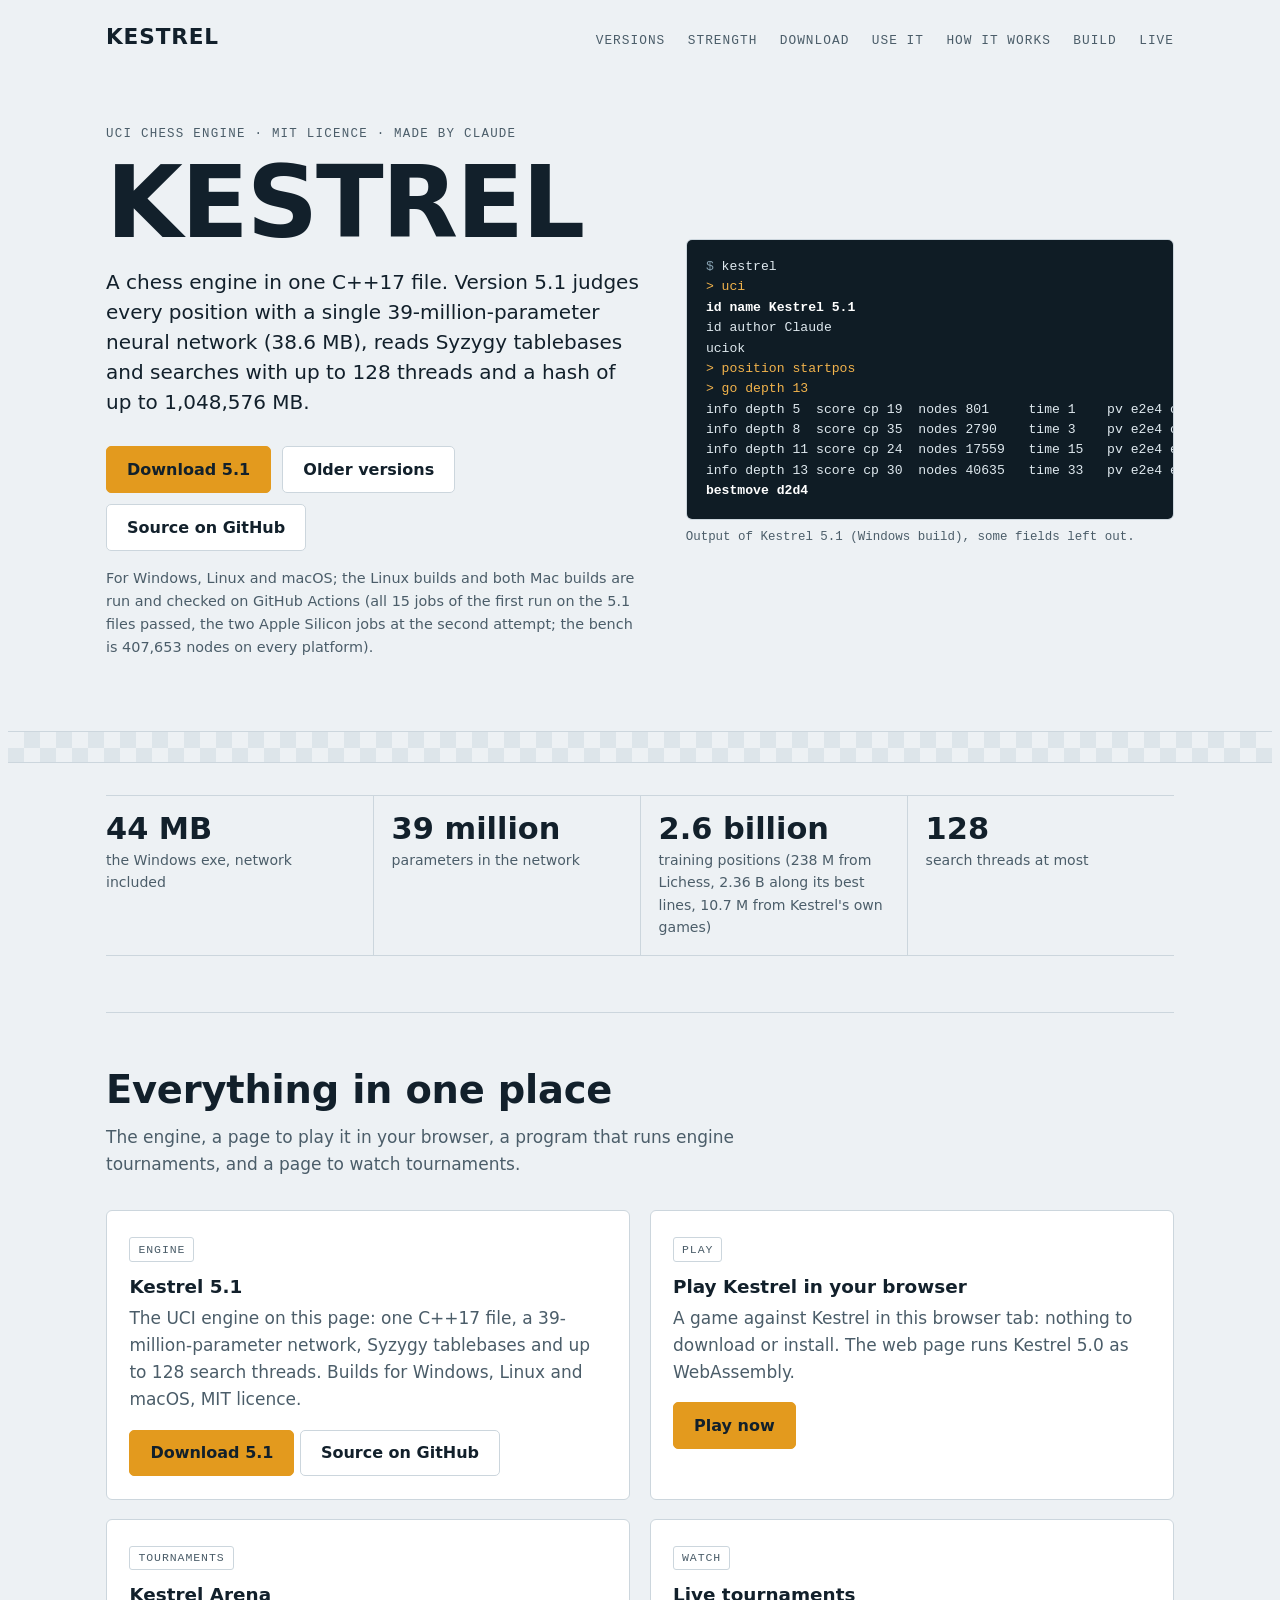
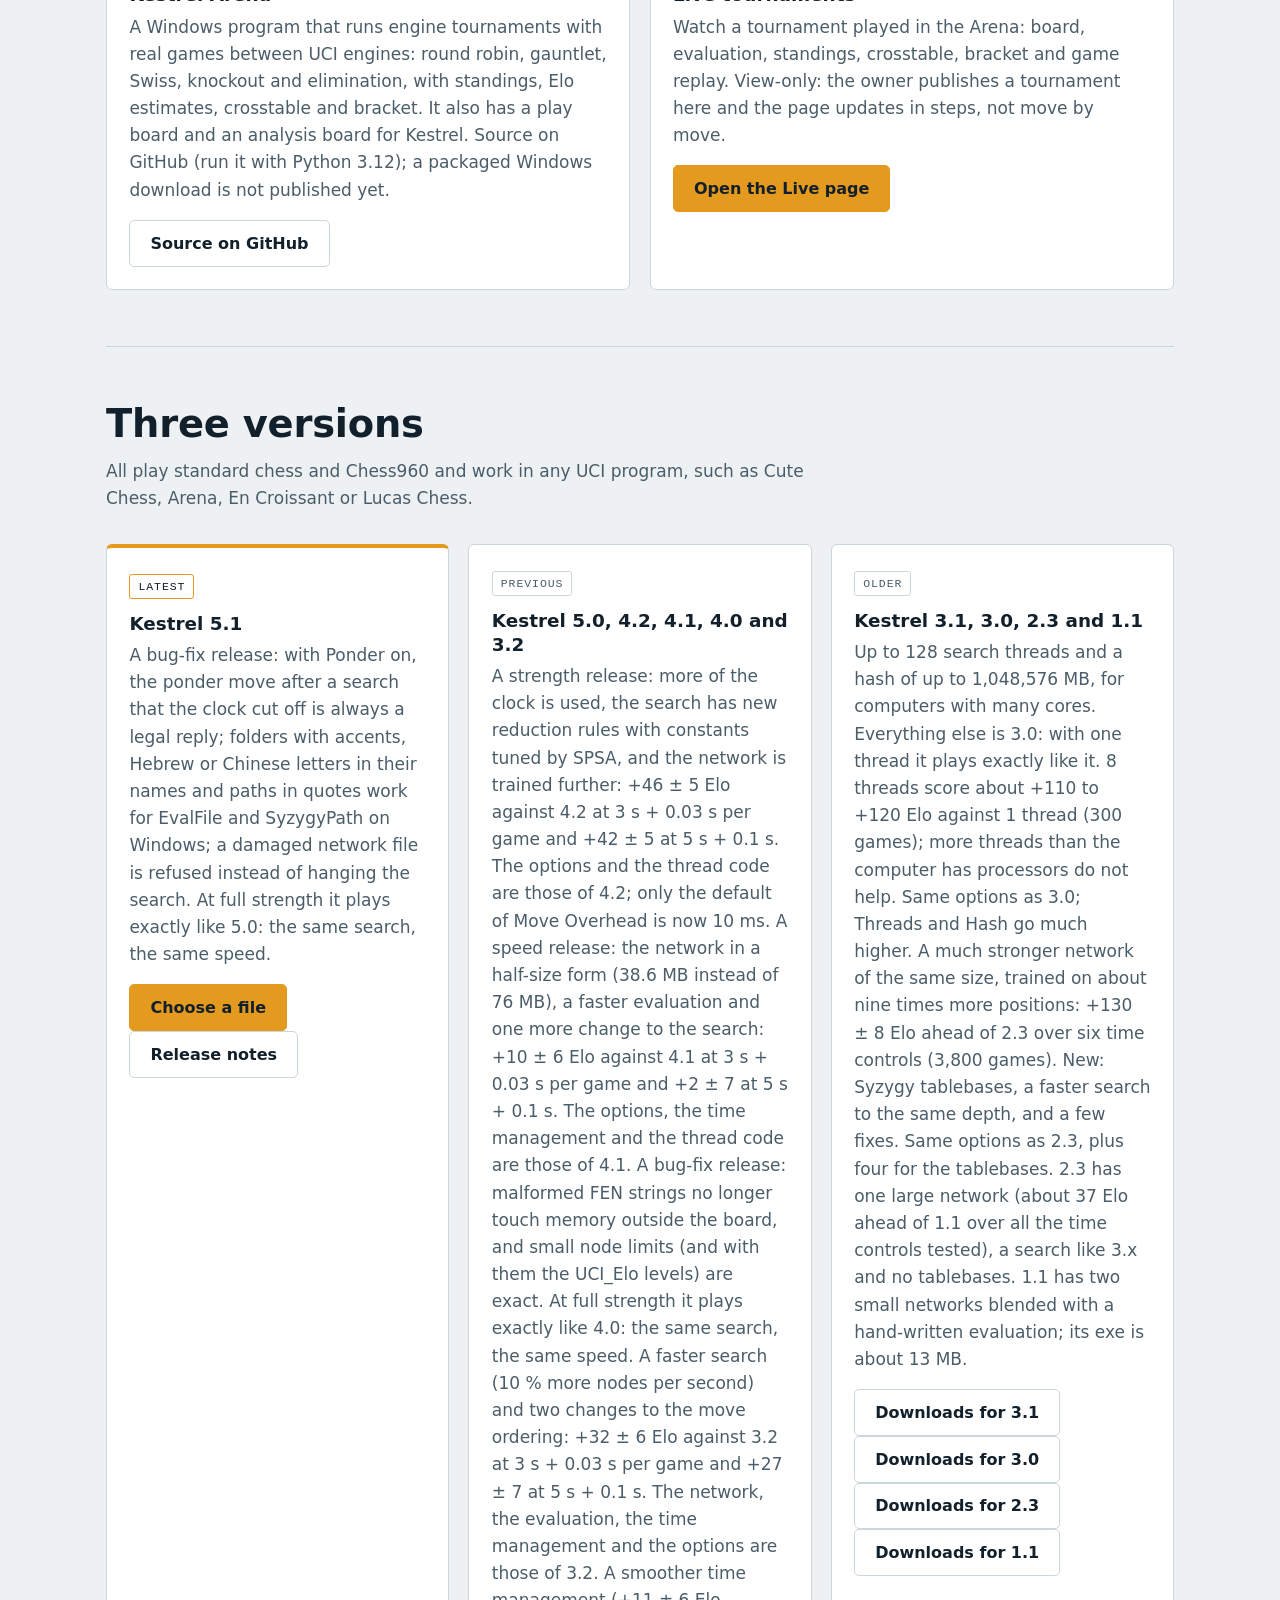
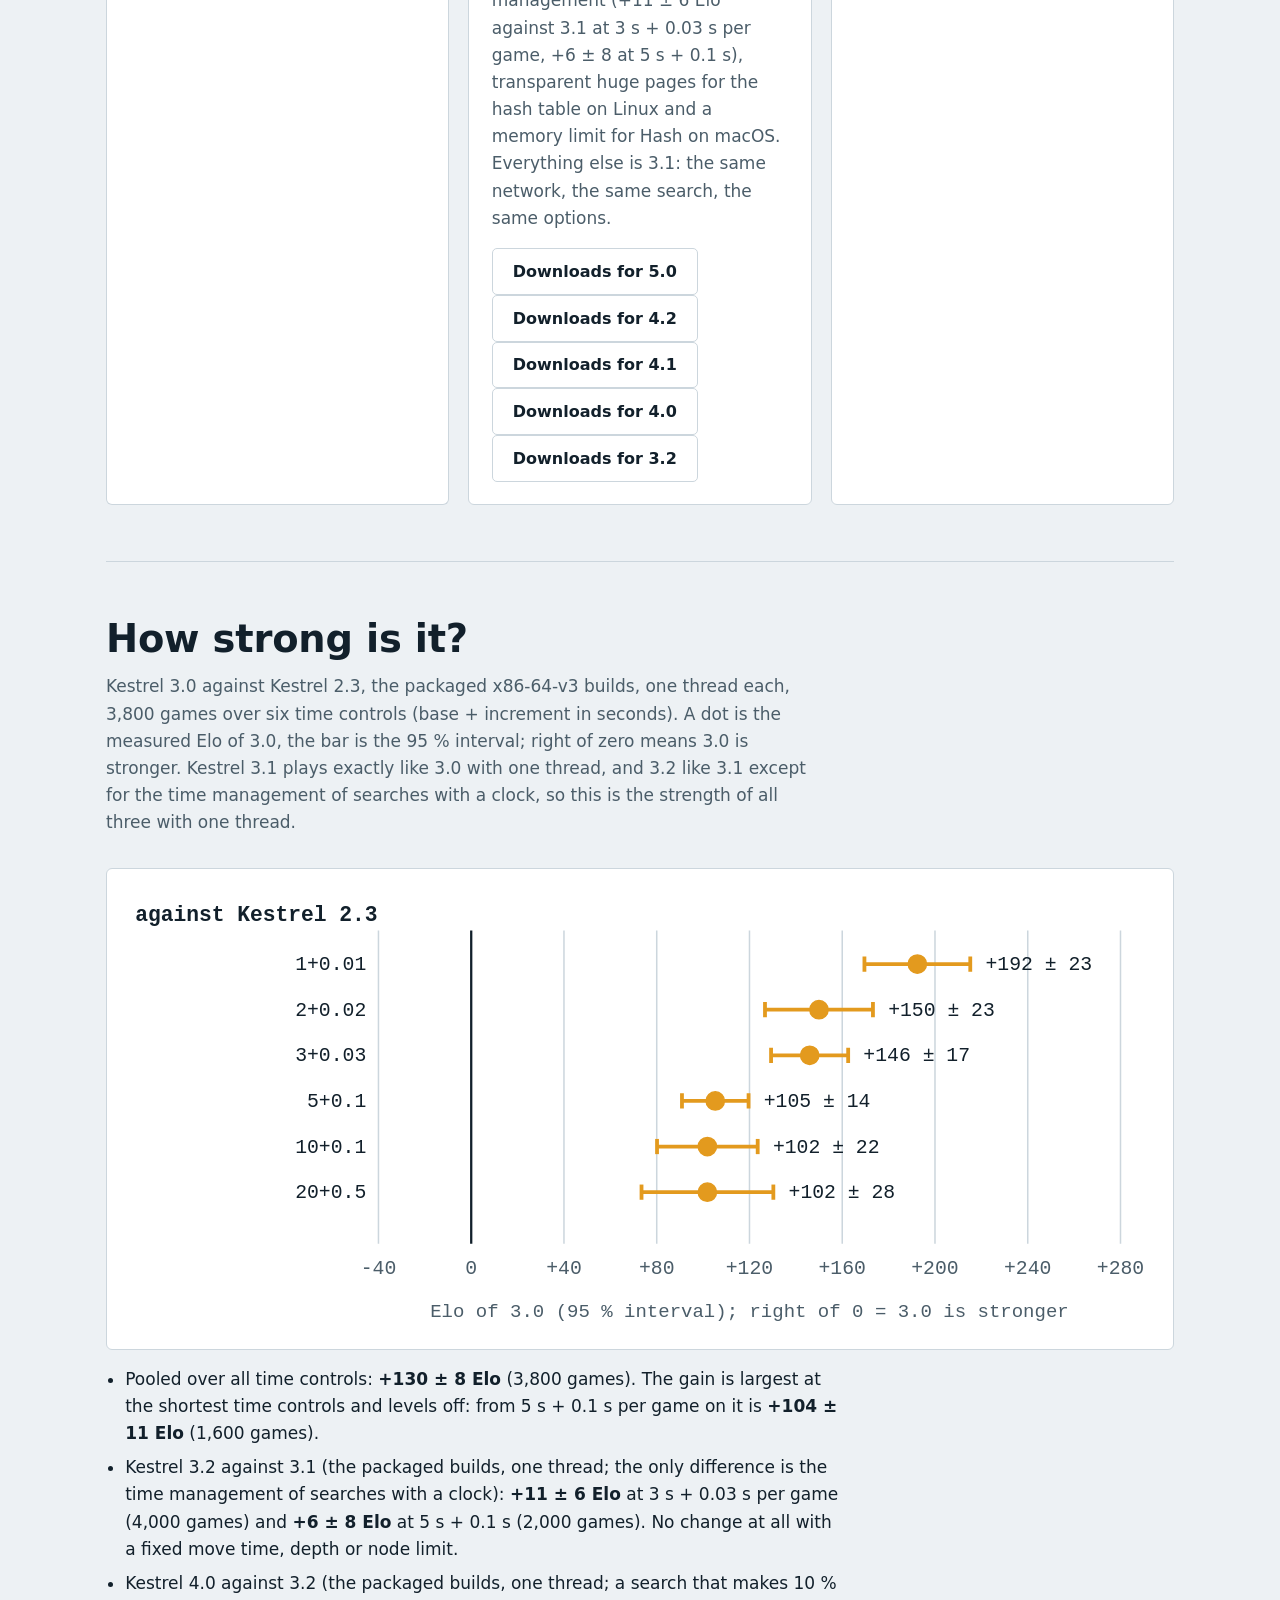
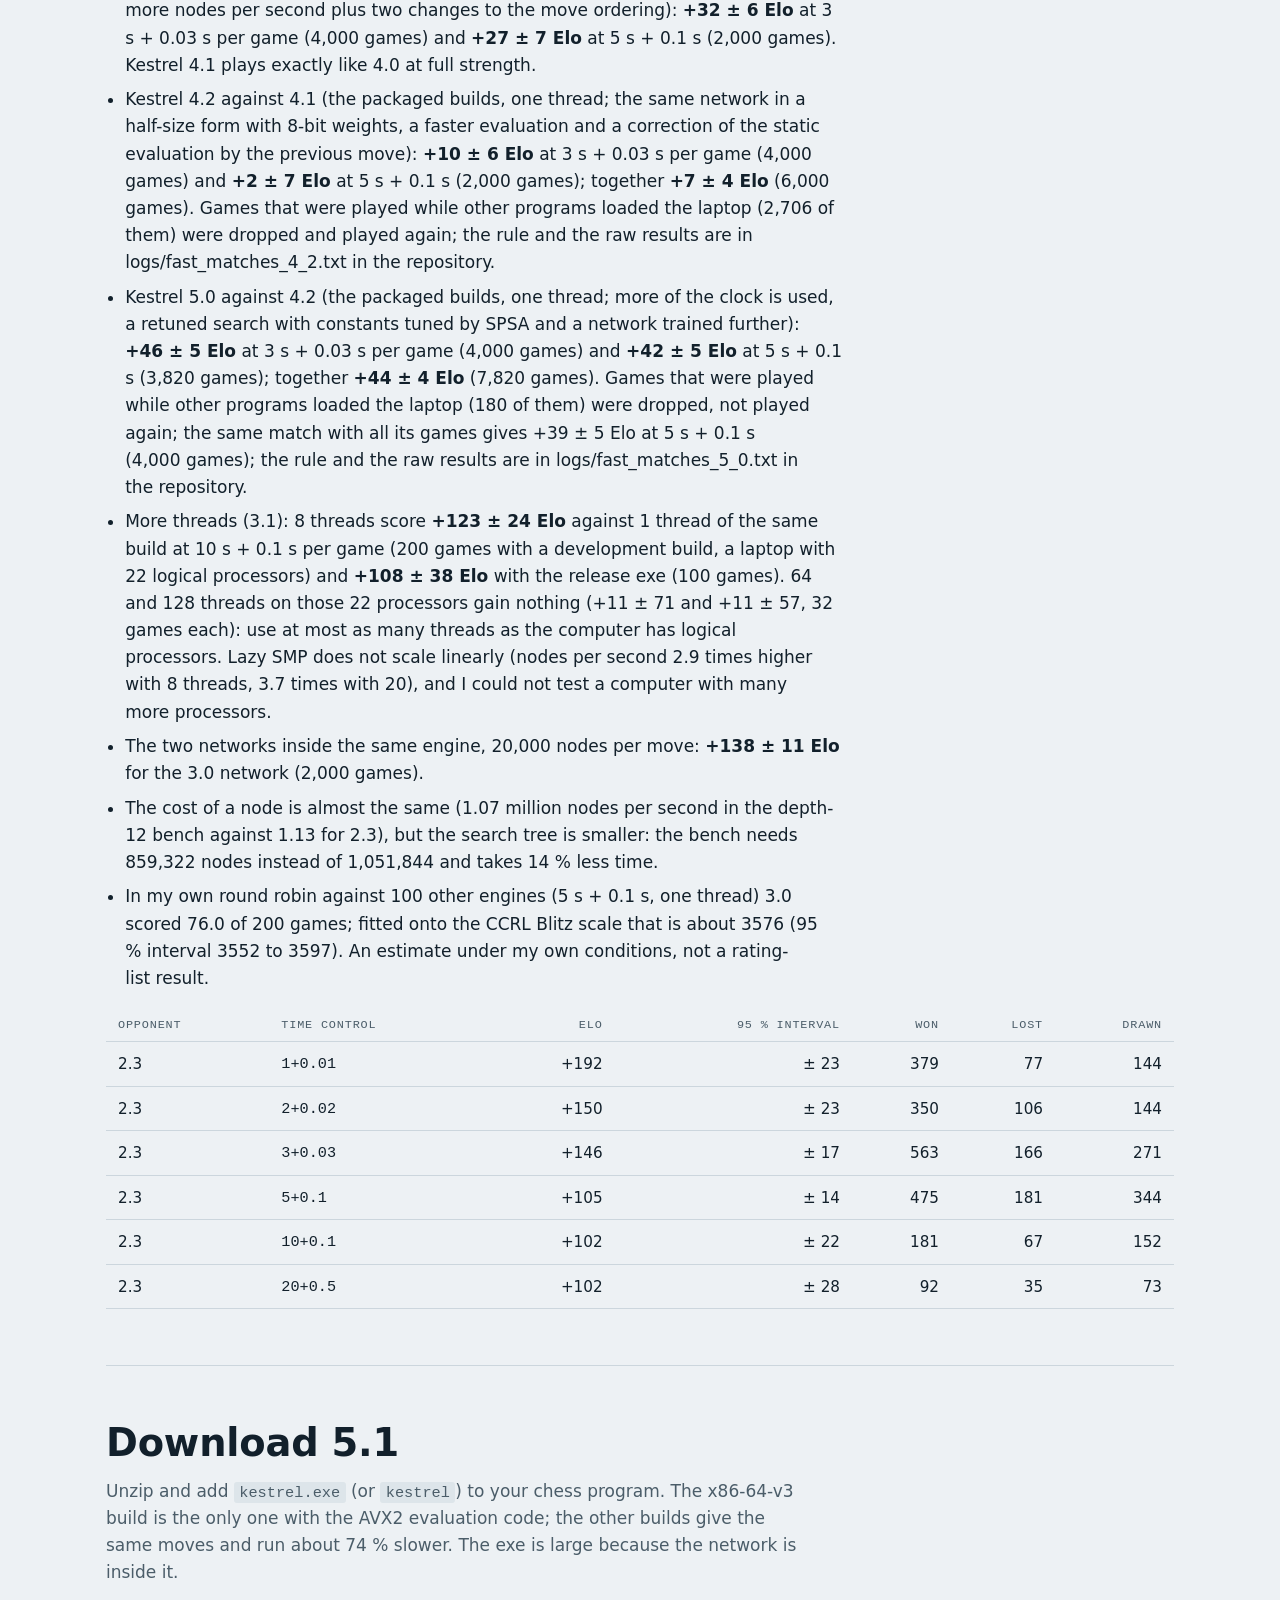
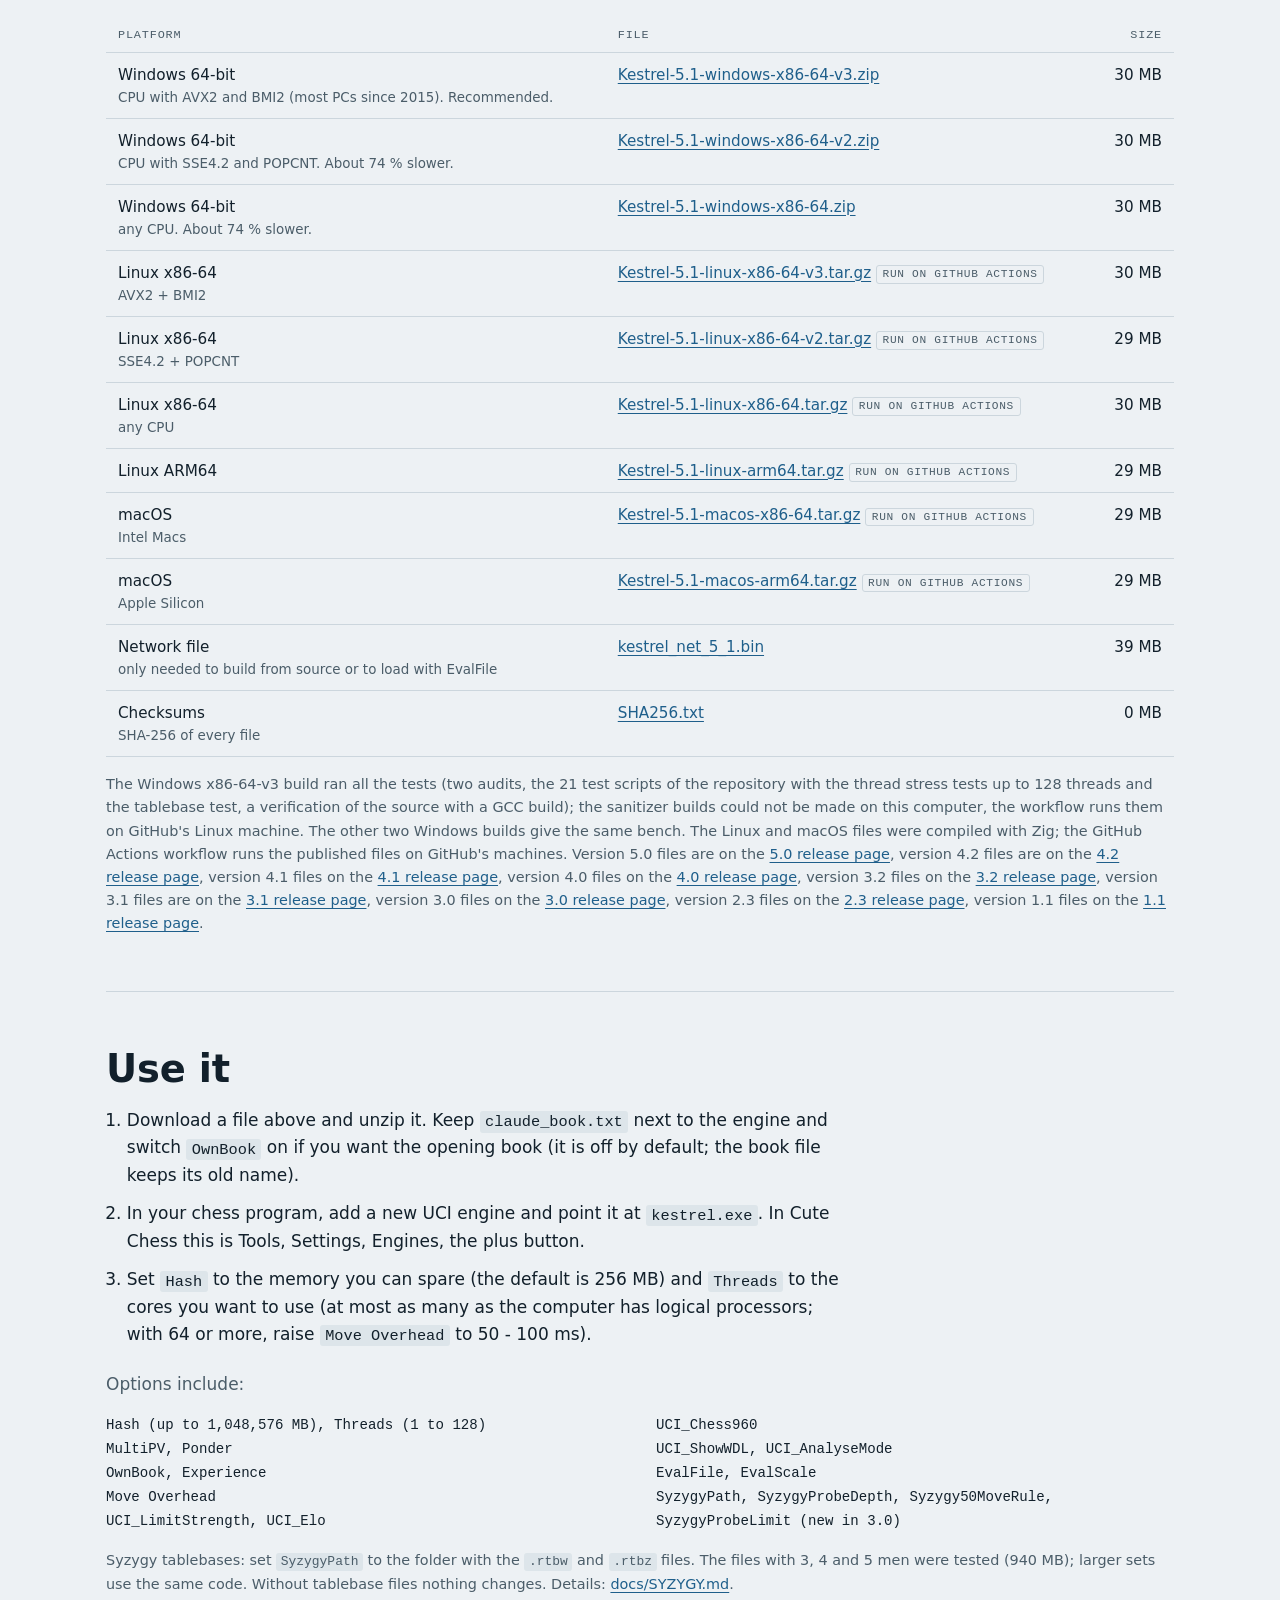
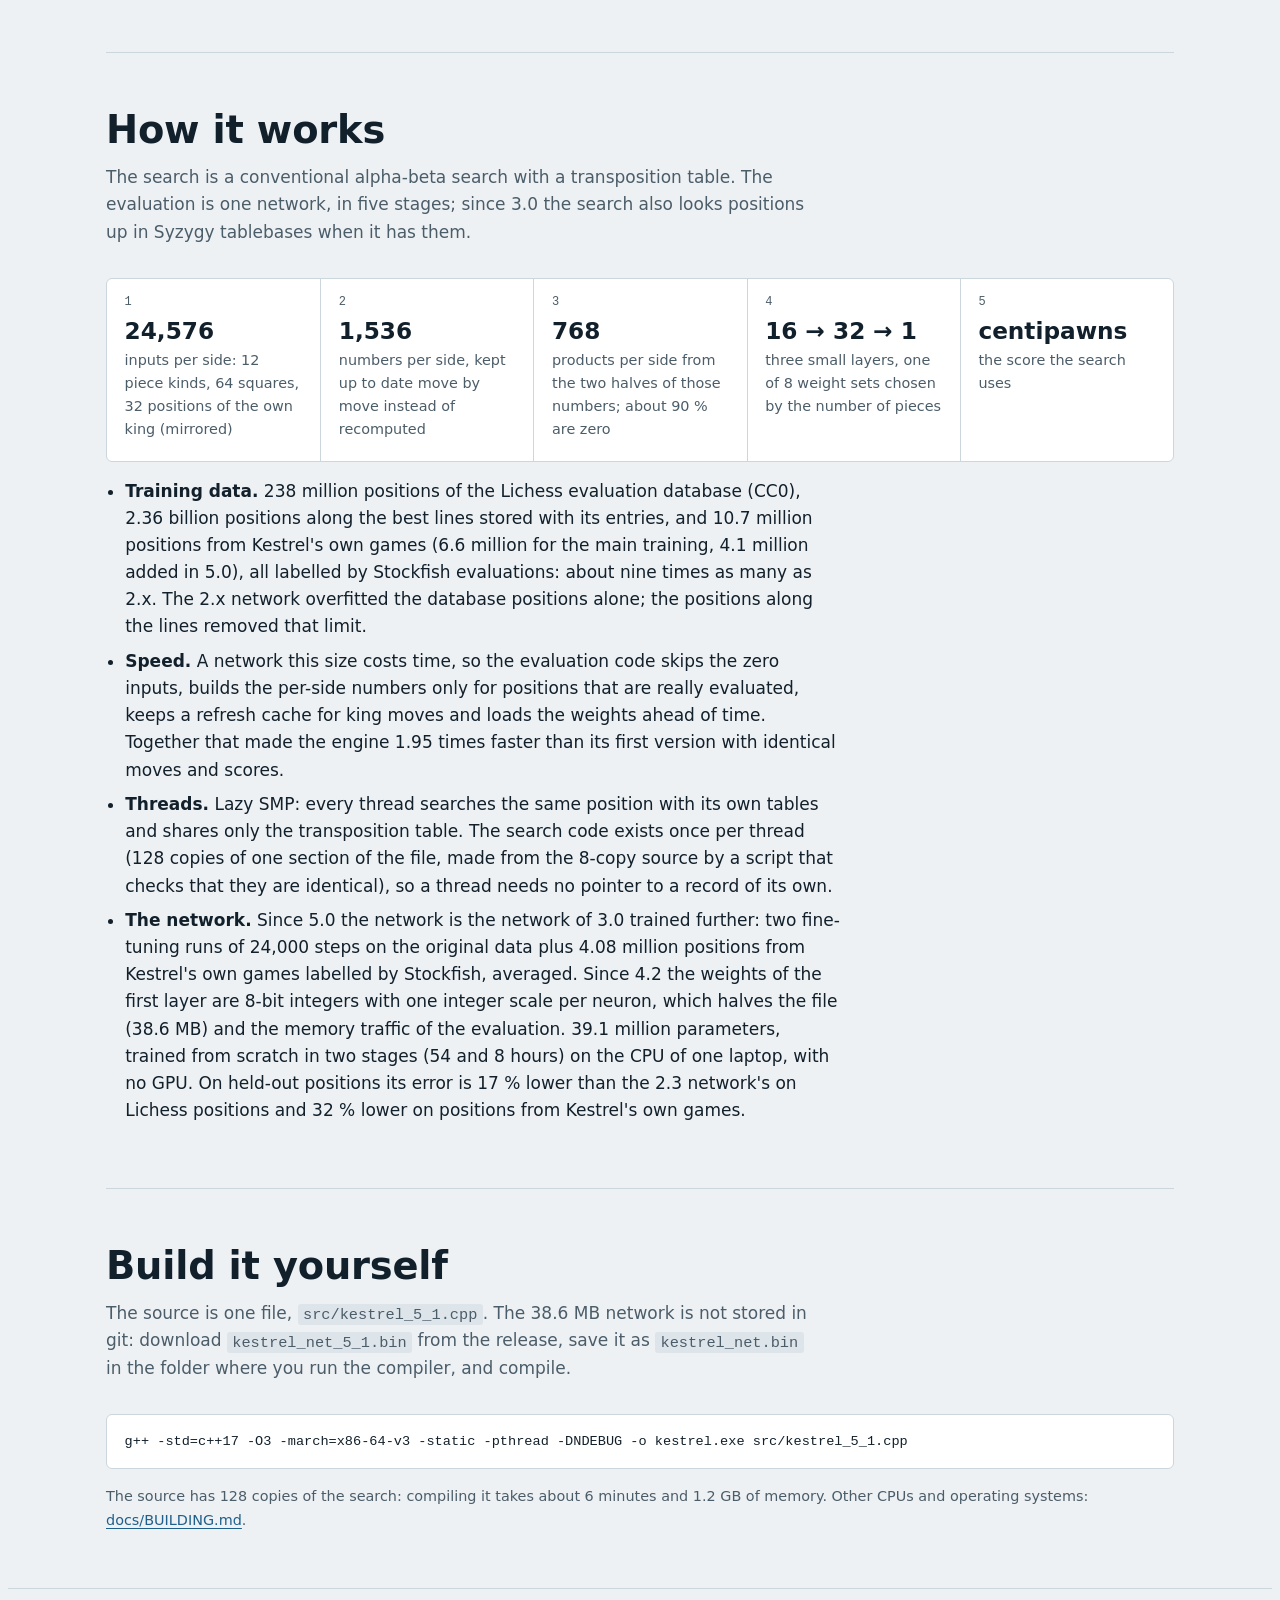
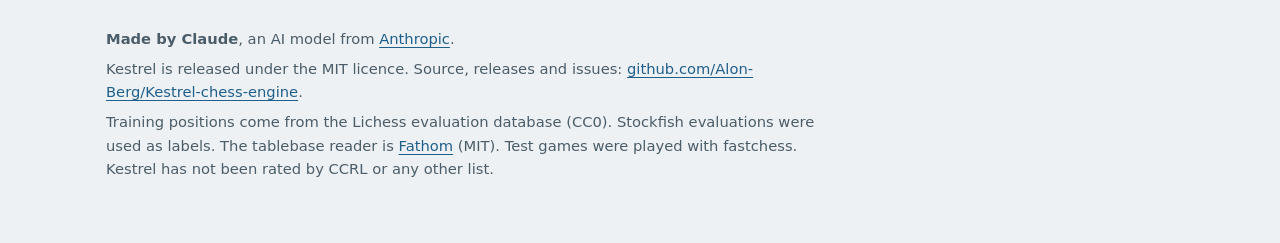
<file: docs/index.html>
<!doctype html>
<html lang="en">
<head>
<meta charset="utf-8">
<meta name="viewport" content="width=device-width, initial-scale=1, viewport-fit=cover">
<title>Kestrel Chess Engine</title>
<meta name="description" content="Kestrel is a UCI chess engine in one C++17 file. Version 5.1 evaluates every position with one large neural network, reads Syzygy tablebases and searches with up to 128 threads.">
<meta property="og:type" content="website">
<meta property="og:site_name" content="Kestrel chess engine">
<meta property="og:title" content="Kestrel Chess Engine">
<meta property="og:description" content="A UCI chess engine in one C++17 file with a neural-network evaluation and Syzygy tablebases. Download it for Windows, Linux or macOS, play it in your browser and watch engine tournaments.">
<meta property="og:url" content="https://alon-berg.github.io/Kestrel-chess-engine/">
<meta name="twitter:card" content="summary">
<meta name="twitter:title" content="Kestrel Chess Engine">
<meta name="twitter:description" content="A UCI chess engine in one C++17 file with a neural-network evaluation and Syzygy tablebases. Download it for Windows, Linux or macOS, play it in your browser and watch engine tournaments.">
<style>
/* Layout: an instrument panel. A left-aligned wordmark, a real UCI session as the opening, measurements drawn to scale. Amber marks what was measured. */
:root{
  --bg:#edf1f4; --surface:#ffffff; --ink:#12202b; --muted:#4b5d69; --line:#ccd6dd; --soft:#dde5ea;
  --accent:#e39a1e; --accent-ink:#12202b; --link:#1f5f8b;
  --term:#0f1c25; --term-ink:#dfe9ef; --term-dim:#86a0b0; --term-hi:#f2b34c;
  --display:"Bahnschrift","Segoe UI Variable Display","DIN Alternate","Avenir Next Condensed","Arial Narrow",system-ui,sans-serif;
  --body:system-ui,"Segoe UI",Roboto,"Helvetica Neue",Arial,sans-serif;
  --mono:ui-monospace,"Cascadia Mono","SF Mono",Consolas,"Liberation Mono",monospace;
}
@media (prefers-color-scheme:dark){:root:not([data-theme="light"]){--bg:#0d171f;--surface:#14232d;--ink:#e7eef3;--muted:#97a9b5;--line:#27404e;--soft:#1b2e3a;--accent:#f2a93b;--accent-ink:#0d171f;--link:#7db8e2;--term:#08111a;color-scheme:dark}}
:root[data-theme="dark"]{--bg:#0d171f;--surface:#14232d;--ink:#e7eef3;--muted:#97a9b5;--line:#27404e;--soft:#1b2e3a;--accent:#f2a93b;--accent-ink:#0d171f;--link:#7db8e2;--term:#08111a;color-scheme:dark}
*{box-sizing:border-box}
body{background:var(--bg);color:var(--ink);font:17px/1.6 var(--body);padding-block:0}
a{color:var(--link);text-underline-offset:3px}
a:focus-visible,button:focus-visible{outline:3px solid var(--accent);outline-offset:2px}
.wrap{max-width:1100px;margin:0 auto;padding-left:max(16px,env(safe-area-inset-left,0px));padding-right:max(16px,env(safe-area-inset-right,0px))}
header.top{display:flex;flex-wrap:wrap;gap:.5rem 2rem;align-items:baseline;justify-content:space-between;padding-block:1.1rem}
.mark{font:700 1.35rem/1 var(--display);letter-spacing:.04em;text-transform:uppercase;color:var(--ink);text-decoration:none}
nav{display:flex;flex-wrap:wrap;gap:.25rem 1.4rem;font:500 .8rem/1.2 var(--mono);text-transform:uppercase;letter-spacing:.08em}
nav a{color:var(--muted);text-decoration:none;padding-block:.3rem}
nav a:hover{color:var(--ink)}
.hero{display:grid;gap:2.5rem;grid-template-columns:minmax(0,1fr);padding-block:2.5rem 3.5rem;align-items:center}
@media (min-width:900px){.hero{grid-template-columns:minmax(0,1.05fr) minmax(0,.95fr);padding-block:3.5rem 4.5rem}}
.eyebrow{font:500 .78rem/1.3 var(--mono);letter-spacing:.1em;text-transform:uppercase;color:var(--muted);margin:0 0 .9rem}
h1{font:700 clamp(3.4rem,11vw,6.2rem)/.92 var(--display);letter-spacing:-.02em;margin:0 0 1.2rem;text-transform:uppercase}
.lead{font-size:1.25rem;line-height:1.5;max-width:34rem;margin:0 0 1.8rem;text-wrap:pretty}
.cta{display:flex;flex-wrap:wrap;gap:.7rem}
.btn{display:inline-flex;align-items:center;padding:.8rem 1.25rem;border-radius:5px;font:600 1rem/1.2 var(--body);text-decoration:none;border:1px solid var(--line);color:var(--ink);background:var(--surface)}
.btn.main{background:var(--accent);border-color:var(--accent);color:var(--accent-ink)}
.btn:hover{filter:brightness(.96)}
.fine{margin:1rem 0 0;font-size:.9rem;color:var(--muted)}
pre.term{margin:0;background:var(--term);color:var(--term-ink);font:.82rem/1.55 var(--mono);padding:1.1rem 1.2rem;border-radius:6px;overflow-x:auto;border:1px solid var(--line)}
pre.term .in{color:var(--term-hi)} pre.term .dim{color:var(--term-dim)} pre.term b{font-weight:600;color:#fff}
.cap{font:.78rem/1.4 var(--mono);color:var(--muted);margin:.6rem 0 0}
.board{height:32px;background:repeating-conic-gradient(var(--soft) 0 25%,transparent 0 50%) 0 0/32px 32px;border-block:1px solid var(--line)}
section{padding-block:3.5rem}
section+section{border-top:1px solid var(--line)}
h2{font:700 clamp(1.7rem,4.5vw,2.4rem)/1.1 var(--display);letter-spacing:-.005em;margin:0 0 .8rem;text-wrap:balance}
h3{font:600 1.15rem/1.3 var(--body);margin:0 0 .4rem}
.intro{max-width:44rem;color:var(--muted);margin:0 0 2rem;text-wrap:pretty}
.facts{display:grid;grid-template-columns:repeat(auto-fit,minmax(11rem,1fr));gap:0;margin:0;padding:0;border-block:1px solid var(--line)}
.facts div{padding:1rem 1.1rem;border-left:1px solid var(--line)}
.facts div:first-child{border-left:0;padding-left:0}
.facts dt{font:700 1.9rem/1.1 var(--display);font-variant-numeric:tabular-nums}
.facts dd{margin:.2rem 0 0;font-size:.88rem;color:var(--muted)}
.cards{display:grid;gap:1.2rem;grid-template-columns:repeat(auto-fit,minmax(min(100%,20rem),1fr))}
.card{background:var(--surface);border:1px solid var(--line);border-radius:6px;padding:1.4rem;min-width:0}
.card.new{border-top:4px solid var(--accent)}
.tag{display:inline-block;font:500 .72rem/1 var(--mono);letter-spacing:.08em;text-transform:uppercase;padding:.35rem .5rem;border:1px solid var(--line);border-radius:3px;color:var(--muted);margin-bottom:.8rem}
.card.new .tag{border-color:var(--accent);color:var(--ink)}
.card p{margin:.4rem 0 1rem;color:var(--muted)}
.tablewrap{overflow-x:auto;margin-block:1rem 0}
table{border-collapse:collapse;width:100%;font-size:.95rem}
th,td{padding:.6rem .75rem;border-bottom:1px solid var(--line);text-align:left;vertical-align:top}
th{font:500 .74rem/1.2 var(--mono);text-transform:uppercase;letter-spacing:.07em;color:var(--muted);white-space:nowrap}
.n{text-align:right;font-variant-numeric:tabular-nums;white-space:nowrap}
.tc{font-family:var(--mono)}
.sub{display:block;font-size:.84rem;color:var(--muted)}
.flag{font:500 .7rem/1 var(--mono);text-transform:uppercase;letter-spacing:.06em;color:var(--muted);border:1px solid var(--line);border-radius:3px;padding:.15rem .35rem;white-space:nowrap}
.plotbox{overflow-x:auto;background:var(--surface);border:1px solid var(--line);border-radius:6px;padding:1rem}
svg.plot{display:block;width:100%;min-width:560px;height:auto}
svg.plot .grid{stroke:var(--line);stroke-width:1} svg.plot .zero{stroke:var(--ink);stroke-width:1.5}
svg.plot text{font-family:var(--mono);fill:var(--muted);font-size:13px}
svg.plot .grp{fill:var(--ink);font-weight:600;font-size:14px} svg.plot .lab{fill:var(--ink)} svg.plot .val{fill:var(--ink)} svg.plot .axis{font-size:12.5px}
svg.plot .wh{stroke-width:2.5} svg.plot .wh.sig{stroke:var(--accent)} svg.plot .wh.ns{stroke:var(--muted)}
svg.plot .pt.sig{fill:var(--accent);stroke:var(--accent)} svg.plot .pt.ns{fill:var(--surface);stroke:var(--muted);stroke-width:2.5}
ul.plain{margin:1rem 0 0;padding-left:1.2rem;max-width:46rem} ul.plain li{margin:.45rem 0;text-wrap:pretty}
ol.steps{max-width:46rem;padding-left:1.3rem} ol.steps li{margin:.7rem 0;text-wrap:pretty}
.opts{columns:2 16rem;column-gap:2rem;font:.88rem/1.7 var(--mono);margin:1rem 0 0;padding:0;list-style:none}
.opts li{break-inside:avoid}
.pipe{display:grid;gap:0;grid-template-columns:repeat(auto-fit,minmax(11.5rem,1fr));margin:1.5rem 0 0;padding:0;list-style:none;counter-reset:s;border:1px solid var(--line);border-radius:6px;background:var(--surface)}
.pipe li{padding:1.1rem 1.1rem 1.2rem;border-left:1px solid var(--line);counter-increment:s;min-width:0}
.pipe li:first-child{border-left:0}
.pipe li::before{content:counter(s);display:block;font:500 .75rem/1 var(--mono);color:var(--muted);margin-bottom:.6rem}
.pipe strong{display:block;font:700 1.45rem/1.1 var(--display);font-variant-numeric:tabular-nums;margin-bottom:.35rem}
.pipe span{font-size:.9rem;color:var(--muted);display:block}
pre.code{background:var(--surface);border:1px solid var(--line);border-radius:6px;padding:1rem 1.1rem;font:.85rem/1.6 var(--mono);overflow-x:auto;margin:1rem 0}
code{font-family:var(--mono);font-size:.9em;background:var(--soft);padding:.1em .35em;border-radius:3px}
footer{border-top:1px solid var(--line);padding-block:2rem 3rem;color:var(--muted);font-size:.92rem}
footer p{margin:.4rem 0;max-width:46rem}
@media (max-width:640px){.facts div{border-left:0;padding-left:0;border-top:1px solid var(--line)}.facts div:first-child{border-top:0}.pipe li{border-left:0;border-top:1px solid var(--line)}.pipe li:first-child{border-top:0}}
</style>
</head>
<body>
<div class="wrap">
<header class="top">
  <a class="mark" href="#top">Kestrel</a>
  <nav aria-label="Sections"><a href="#versions">Versions</a><a href="#strength">Strength</a><a href="#download">Download</a><a href="#use">Use it</a><a href="#how">How it works</a><a href="#build">Build</a><a href="live/">Live</a></nav>
</header>
<div class="hero" id="top">
  <div>
    <p class="eyebrow">UCI chess engine &middot; MIT licence &middot; Made by Claude</p>
    <h1>Kestrel</h1>
    <p class="lead">A chess engine in one C++17 file. Version 5.1 judges every position with a single 39-million-parameter neural network (38.6 MB), reads Syzygy tablebases and searches with up to 128 threads and a hash of up to 1,048,576 MB.</p>
    <div class="cta"><a class="btn main" href="https://github.com/Alon-Berg/Kestrel-chess-engine/releases/tag/v5.1">Download 5.1</a><a class="btn" href="#versions">Older versions</a><a class="btn" href="https://github.com/Alon-Berg/Kestrel-chess-engine">Source on GitHub</a></div>
    <p class="fine">For Windows, Linux and macOS; the Linux builds and both Mac builds are run and checked on GitHub Actions (all 15 jobs of the first run on the 5.1 files passed, the two Apple Silicon jobs at the second attempt; the bench is 407,653 nodes on every platform).</p>
  </div>
  <div>
<pre class="term" aria-label="Example UCI session"><span class="dim">$</span> kestrel
<span class="in">&gt; uci</span>
<b>id name Kestrel 5.1</b>
id author Claude
uciok
<span class="in">&gt; position startpos</span>
<span class="in">&gt; go depth 13</span>
info depth 5  score cp 19  nodes 801     time 1    pv e2e4 c7c5 g1f3 b8c6 b1c3
info depth 8  score cp 35  nodes 2790    time 3    pv e2e4 c7c5 g1f3 b8c6 b1c3 g8f6
info depth 11 score cp 24  nodes 17559   time 15   pv e2e4 e7e6 d2d4 d7d5 e4e5 c7c5
info depth 13 score cp 30  nodes 40635   time 33   pv e2e4 e7e6 d2d4 d7d5 e4e5 c7c5
<b>bestmove d2d4</b></pre>
    <p class="cap">Output of Kestrel 5.1 (Windows build), some fields left out.</p>
  </div>
</div>
</div>
<div class="board" aria-hidden="true"></div>
<div class="wrap">
<section style="padding-top:2rem">
  <dl class="facts">
    <div><dt>44 MB</dt><dd>the Windows exe, network included</dd></div>
    <div><dt>39 million</dt><dd>parameters in the network</dd></div>
    <div><dt>2.6 billion</dt><dd>training positions (238 M from Lichess, 2.36 B along its best lines, 10.7 M from Kestrel's own games)</dd></div>
    <div><dt>128</dt><dd>search threads at most</dd></div>
  </dl>
</section>

<section id="everything">
  <h2>Everything in one place</h2>
  <p class="intro">The engine, a page to play it in your browser, a program that runs engine tournaments, and a page to watch tournaments.</p>
  <div class="cards" style="grid-template-columns:repeat(auto-fit,minmax(min(100%,24rem),1fr))">
    <article class="card">
      <span class="tag">Engine</span>
      <h3>Kestrel 5.1</h3>
      <p>The UCI engine on this page: one C++17 file, a 39-million-parameter network, Syzygy tablebases and up to 128 search threads. Builds for Windows, Linux and macOS, MIT licence.</p>
      <a class="btn main" href="https://github.com/Alon-Berg/Kestrel-chess-engine/releases/tag/v5.1">Download 5.1</a> <a class="btn" href="https://github.com/Alon-Berg/Kestrel-chess-engine">Source on GitHub</a>
    </article>
    <article class="card">
      <span class="tag">Play</span>
      <h3>Play Kestrel in your browser</h3>
      <p>A game against Kestrel in this browser tab: nothing to download or install. The web page runs Kestrel 5.0 as WebAssembly.</p>
      <a class="btn main" href="play/">Play now</a>
    </article>
    <article class="card">
      <span class="tag">Tournaments</span>
      <h3>Kestrel Arena</h3>
      <p>A Windows program that runs engine tournaments with real games between UCI engines: round robin, gauntlet, Swiss, knockout and elimination, with standings, Elo estimates, crosstable and bracket. It also has a play board and an analysis board for Kestrel. Source on GitHub (run it with Python 3.12); a packaged Windows download is not published yet.</p>
      <a class="btn" href="https://github.com/Alon-Berg/kestrel-arena">Source on GitHub</a>
    </article>
    <article class="card">
      <span class="tag">Watch</span>
      <h3>Live tournaments</h3>
      <p>Watch a tournament played in the Arena: board, evaluation, standings, crosstable, bracket and game replay. View-only: the owner publishes a tournament here and the page updates in steps, not move by move.</p>
      <a class="btn main" href="live/">Open the Live page</a>
    </article>
  </div>
</section>

<section id="versions">
  <h2>Three versions</h2>
  <p class="intro">All play standard chess and Chess960 and work in any UCI program, such as Cute Chess, Arena, En Croissant or Lucas Chess.</p>
  <div class="cards">
    <article class="card new">
      <span class="tag">Latest</span>
      <h3>Kestrel 5.1</h3>
      <p>A bug-fix release: with Ponder on, the ponder move after a search that the clock cut off is always a legal reply; folders with accents, Hebrew or Chinese letters in their names and paths in quotes work for EvalFile and SyzygyPath on Windows; a damaged network file is refused instead of hanging the search. At full strength it plays exactly like 5.0: the same search, the same speed.</p>
      <a class="btn main" href="#download">Choose a file</a> <a class="btn" href="https://github.com/Alon-Berg/Kestrel-chess-engine/releases/tag/v5.1">Release notes</a>
    </article>
    <article class="card">
      <span class="tag">Previous</span>
      <h3>Kestrel 5.0, 4.2, 4.1, 4.0 and 3.2</h3>
      <p>A strength release: more of the clock is used, the search has new reduction rules with constants tuned by SPSA, and the network is trained further: +46 ± 5 Elo against 4.2 at 3 s + 0.03 s per game and +42 ± 5 at 5 s + 0.1 s. The options and the thread code are those of 4.2; only the default of Move Overhead is now 10 ms. A speed release: the network in a half-size form (38.6 MB instead of 76 MB), a faster evaluation and one more change to the search: +10 ± 6 Elo against 4.1 at 3 s + 0.03 s per game and +2 ± 7 at 5 s + 0.1 s. The options, the time management and the thread code are those of 4.1. A bug-fix release: malformed FEN strings no longer touch memory outside the board, and small node limits (and with them the UCI_Elo levels) are exact. At full strength it plays exactly like 4.0: the same search, the same speed. A faster search (10 % more nodes per second) and two changes to the move ordering: +32 ± 6 Elo against 3.2 at 3 s + 0.03 s per game and +27 ± 7 at 5 s + 0.1 s. The network, the evaluation, the time management and the options are those of 3.2. A smoother time management (+11 ± 6 Elo against 3.1 at 3 s + 0.03 s per game, +6 ± 8 at 5 s + 0.1 s), transparent huge pages for the hash table on Linux and a memory limit for Hash on macOS. Everything else is 3.1: the same network, the same search, the same options.</p>
      <a class="btn" href="https://github.com/Alon-Berg/Kestrel-chess-engine/releases/tag/v5.0">Downloads for 5.0</a> <a class="btn" href="https://github.com/Alon-Berg/Kestrel-chess-engine/releases/tag/v4.2">Downloads for 4.2</a> <a class="btn" href="https://github.com/Alon-Berg/Kestrel-chess-engine/releases/tag/v4.1">Downloads for 4.1</a> <a class="btn" href="https://github.com/Alon-Berg/Kestrel-chess-engine/releases/tag/v4.0">Downloads for 4.0</a> <a class="btn" href="https://github.com/Alon-Berg/Kestrel-chess-engine/releases/tag/v3.2">Downloads for 3.2</a>
    </article>
    <article class="card">
      <span class="tag">Older</span>
      <h3>Kestrel 3.1, 3.0, 2.3 and 1.1</h3>
      <p>Up to 128 search threads and a hash of up to 1,048,576 MB, for computers with many cores. Everything else is 3.0: with one thread it plays exactly like it. 8 threads score about +110 to +120 Elo against 1 thread (300 games); more threads than the computer has processors do not help. Same options as 3.0; Threads and Hash go much higher. A much stronger network of the same size, trained on about nine times more positions: +130 ± 8 Elo ahead of 2.3 over six time controls (3,800 games). New: Syzygy tablebases, a faster search to the same depth, and a few fixes. Same options as 2.3, plus four for the tablebases. 2.3 has one large network (about 37 Elo ahead of 1.1 over all the time controls tested), a search like 3.x and no tablebases. 1.1 has two small networks blended with a hand-written evaluation; its exe is about 13 MB.</p>
      <a class="btn" href="https://github.com/Alon-Berg/Kestrel-chess-engine/releases/tag/v3.1">Downloads for 3.1</a> <a class="btn" href="https://github.com/Alon-Berg/Kestrel-chess-engine/releases/tag/v3.0">Downloads for 3.0</a> <a class="btn" href="https://github.com/Alon-Berg/Kestrel-chess-engine/releases/tag/v2.3">Downloads for 2.3</a> <a class="btn" href="https://github.com/Alon-Berg/Kestrel-chess-engine/releases/tag/v1.0">Downloads for 1.1</a>
    </article>
  </div>
</section>

<section id="strength">
  <h2>How strong is it?</h2>
  <p class="intro">Kestrel 3.0 against Kestrel 2.3, the packaged x86-64-v3 builds, one thread each, 3,800 games over six time controls (base + increment in seconds). A dot is the measured Elo of 3.0, the bar is the 95 % interval; right of zero means 3.0 is stronger. Kestrel 3.1 plays exactly like 3.0 with one thread, and 3.2 like 3.1 except for the time management of searches with a clock, so this is the strength of all three with one thread.</p>
  <div class="plotbox"><svg class="plot" viewBox="0 0 680 294" role="img" aria-labelledby="plot-t plot-d" xmlns="http://www.w3.org/2000/svg"><title id="plot-t">Elo of Kestrel 3.0 against Kestrel 2.3</title><desc id="plot-d">6 results with their 95 percent intervals; the numbers are in the table below.</desc><line class="grid" x1="168.0" x2="168.0" y1="30" y2="236"/><text class="tick" x="168.0" y="256" text-anchor="middle">-40</text><line class="zero" x1="229.0" x2="229.0" y1="30" y2="236"/><text class="tick" x="229.0" y="256" text-anchor="middle">0</text><line class="grid" x1="290.0" x2="290.0" y1="30" y2="236"/><text class="tick" x="290.0" y="256" text-anchor="middle">+40</text><line class="grid" x1="351.0" x2="351.0" y1="30" y2="236"/><text class="tick" x="351.0" y="256" text-anchor="middle">+80</text><line class="grid" x1="412.0" x2="412.0" y1="30" y2="236"/><text class="tick" x="412.0" y="256" text-anchor="middle">+120</text><line class="grid" x1="473.0" x2="473.0" y1="30" y2="236"/><text class="tick" x="473.0" y="256" text-anchor="middle">+160</text><line class="grid" x1="534.0" x2="534.0" y1="30" y2="236"/><text class="tick" x="534.0" y="256" text-anchor="middle">+200</text><line class="grid" x1="595.0" x2="595.0" y1="30" y2="236"/><text class="tick" x="595.0" y="256" text-anchor="middle">+240</text><line class="grid" x1="656.0" x2="656.0" y1="30" y2="236"/><text class="tick" x="656.0" y="256" text-anchor="middle">+280</text><text class="grp" x="8" y="24">against Kestrel 2.3</text><text class="lab" x="160" y="56" text-anchor="end">1+0.01</text><line class="wh sig" x1="487.6" x2="557.2" y1="52" y2="52"/><line class="wh sig" x1="487.6" x2="487.6" y1="47" y2="57"/><line class="wh sig" x1="557.2" x2="557.2" y1="47" y2="57"/><circle class="pt sig" cx="522.4" cy="52" r="6"/><text class="val" x="567.2" y="56">+192 ± 23</text><text class="lab" x="160" y="86" text-anchor="end">2+0.02</text><line class="wh sig" x1="422.2" x2="493.2" y1="82" y2="82"/><line class="wh sig" x1="422.2" x2="422.2" y1="77" y2="87"/><line class="wh sig" x1="493.2" x2="493.2" y1="77" y2="87"/><circle class="pt sig" cx="457.7" cy="82" r="6"/><text class="val" x="503.2" y="86">+150 ± 23</text><text class="lab" x="160" y="116" text-anchor="end">3+0.03</text><line class="wh sig" x1="426.2" x2="476.9" y1="112" y2="112"/><line class="wh sig" x1="426.2" x2="426.2" y1="107" y2="117"/><line class="wh sig" x1="476.9" x2="476.9" y1="107" y2="117"/><circle class="pt sig" cx="451.6" cy="112" r="6"/><text class="val" x="486.9" y="116">+146 ± 17</text><text class="lab" x="160" y="146" text-anchor="end">5+0.1</text><line class="wh sig" x1="367.6" x2="411.4" y1="142" y2="142"/><line class="wh sig" x1="367.6" x2="367.6" y1="137" y2="147"/><line class="wh sig" x1="411.4" x2="411.4" y1="137" y2="147"/><circle class="pt sig" cx="389.5" cy="142" r="6"/><text class="val" x="421.4" y="146">+105 ± 14</text><text class="lab" x="160" y="176" text-anchor="end">10+0.1</text><line class="wh sig" x1="351.2" x2="417.4" y1="172" y2="172"/><line class="wh sig" x1="351.2" x2="351.2" y1="167" y2="177"/><line class="wh sig" x1="417.4" x2="417.4" y1="167" y2="177"/><circle class="pt sig" cx="384.3" cy="172" r="6"/><text class="val" x="427.4" y="176">+102 ± 22</text><text class="lab" x="160" y="206" text-anchor="end">20+0.5</text><line class="wh sig" x1="341.0" x2="427.7" y1="202" y2="202"/><line class="wh sig" x1="341.0" x2="341.0" y1="197" y2="207"/><line class="wh sig" x1="427.7" x2="427.7" y1="197" y2="207"/><circle class="pt sig" cx="384.3" cy="202" r="6"/><text class="val" x="437.7" y="206">+102 ± 28</text><text class="axis" x="412.0" y="284" text-anchor="middle">Elo of 3.0 (95 % interval); right of 0 = 3.0 is stronger</text></svg></div>
  <ul class="plain">
    <li>Pooled over all time controls: <strong>+130 ± 8 Elo</strong> (3,800 games). The gain is largest at the shortest time controls and levels off: from 5 s + 0.1 s per game on it is <strong>+104 ± 11 Elo</strong> (1,600 games).</li>
    <li>Kestrel 3.2 against 3.1 (the packaged builds, one thread; the only difference is the time management of searches with a clock): <strong>+11 ± 6 Elo</strong> at 3 s + 0.03 s per game (4,000 games) and <strong>+6 ± 8 Elo</strong> at 5 s + 0.1 s (2,000 games). No change at all with a fixed move time, depth or node limit.</li>
    <li>Kestrel 4.0 against 3.2 (the packaged builds, one thread; a search that makes 10 % more nodes per second plus two changes to the move ordering): <strong>+32 ± 6 Elo</strong> at 3 s + 0.03 s per game (4,000 games) and <strong>+27 ± 7 Elo</strong> at 5 s + 0.1 s (2,000 games). Kestrel 4.1 plays exactly like 4.0 at full strength.</li>
    <li>Kestrel 4.2 against 4.1 (the packaged builds, one thread; the same network in a half-size form with 8-bit weights, a faster evaluation and a correction of the static evaluation by the previous move): <strong>+10 ± 6 Elo</strong> at 3 s + 0.03 s per game (4,000 games) and <strong>+2 ± 7 Elo</strong> at 5 s + 0.1 s (2,000 games); together <strong>+7 ± 4 Elo</strong> (6,000 games). Games that were played while other programs loaded the laptop (2,706 of them) were dropped and played again; the rule and the raw results are in logs/fast_matches_4_2.txt in the repository.</li>
    <li>Kestrel 5.0 against 4.2 (the packaged builds, one thread; more of the clock is used, a retuned search with constants tuned by SPSA and a network trained further): <strong>+46 ± 5 Elo</strong> at 3 s + 0.03 s per game (4,000 games) and <strong>+42 ± 5 Elo</strong> at 5 s + 0.1 s (3,820 games); together <strong>+44 ± 4 Elo</strong> (7,820 games). Games that were played while other programs loaded the laptop (180 of them) were dropped, not played again; the same match with all its games gives +39 ± 5 Elo at 5 s + 0.1 s (4,000 games); the rule and the raw results are in logs/fast_matches_5_0.txt in the repository.</li>
    <li>More threads (3.1): 8 threads score <strong>+123 ± 24 Elo</strong> against 1 thread of the same build at 10 s + 0.1 s per game (200 games with a development build, a laptop with 22 logical processors) and <strong>+108 ± 38 Elo</strong> with the release exe (100 games). 64 and 128 threads on those 22 processors gain nothing (+11 ± 71 and +11 ± 57, 32 games each): use at most as many threads as the computer has logical processors. Lazy SMP does not scale linearly (nodes per second 2.9 times higher with 8 threads, 3.7 times with 20), and I could not test a computer with many more processors.</li>
    <li>The two networks inside the same engine, 20,000 nodes per move: <strong>+138 ± 11 Elo</strong> for the 3.0 network (2,000 games).</li>
    <li>The cost of a node is almost the same (1.07 million nodes per second in the depth-12 bench against 1.13 for 2.3), but the search tree is smaller: the bench needs 859,322 nodes instead of 1,051,844 and takes 14 % less time.</li>
    <li>In my own round robin against 100 other engines (5 s + 0.1 s, one thread) 3.0 scored 76.0 of 200 games; fitted onto the CCRL Blitz scale that is about 3576 (95 % interval 3552 to 3597). An estimate under my own conditions, not a rating-list result.</li>
  </ul>
  <div class="tablewrap"><table><thead><tr><th>Opponent</th><th>Time control</th><th class="n">Elo</th><th class="n">95 % interval</th><th class="n">Won</th><th class="n">Lost</th><th class="n">Drawn</th></tr></thead><tbody><tr><td>2.3</td><td class="tc">1+0.01</td><td class="n">+192</td><td class="n">± 23</td><td class="n">379</td><td class="n">77</td><td class="n">144</td></tr><tr><td>2.3</td><td class="tc">2+0.02</td><td class="n">+150</td><td class="n">± 23</td><td class="n">350</td><td class="n">106</td><td class="n">144</td></tr><tr><td>2.3</td><td class="tc">3+0.03</td><td class="n">+146</td><td class="n">± 17</td><td class="n">563</td><td class="n">166</td><td class="n">271</td></tr><tr><td>2.3</td><td class="tc">5+0.1</td><td class="n">+105</td><td class="n">± 14</td><td class="n">475</td><td class="n">181</td><td class="n">344</td></tr><tr><td>2.3</td><td class="tc">10+0.1</td><td class="n">+102</td><td class="n">± 22</td><td class="n">181</td><td class="n">67</td><td class="n">152</td></tr><tr><td>2.3</td><td class="tc">20+0.5</td><td class="n">+102</td><td class="n">± 28</td><td class="n">92</td><td class="n">35</td><td class="n">73</td></tr></tbody></table></div>
</section>

<section id="download">
  <h2>Download 5.1</h2>
  <p class="intro">Unzip and add <code>kestrel.exe</code> (or <code>kestrel</code>) to your chess program. The x86-64-v3 build is the only one with the AVX2 evaluation code; the other builds give the same moves and run about 74 % slower. The exe is large because the network is inside it.</p>
  <div class="tablewrap"><table><thead><tr><th>Platform</th><th>File</th><th class="n">Size</th></tr></thead><tbody><tr><td>Windows 64-bit<span class="sub">CPU with AVX2 and BMI2 (most PCs since 2015). Recommended.</span></td><td><a href="https://github.com/Alon-Berg/Kestrel-chess-engine/releases/download/v5.1/Kestrel-5.1-windows-x86-64-v3.zip">Kestrel-5.1-windows-x86-64-v3.zip</a></td><td class="n">30 MB</td></tr><tr><td>Windows 64-bit<span class="sub">CPU with SSE4.2 and POPCNT. About 74 % slower.</span></td><td><a href="https://github.com/Alon-Berg/Kestrel-chess-engine/releases/download/v5.1/Kestrel-5.1-windows-x86-64-v2.zip">Kestrel-5.1-windows-x86-64-v2.zip</a></td><td class="n">30 MB</td></tr><tr><td>Windows 64-bit<span class="sub">any CPU. About 74 % slower.</span></td><td><a href="https://github.com/Alon-Berg/Kestrel-chess-engine/releases/download/v5.1/Kestrel-5.1-windows-x86-64.zip">Kestrel-5.1-windows-x86-64.zip</a></td><td class="n">30 MB</td></tr><tr><td>Linux x86-64<span class="sub">AVX2 + BMI2</span></td><td><a href="https://github.com/Alon-Berg/Kestrel-chess-engine/releases/download/v5.1/Kestrel-5.1-linux-x86-64-v3.tar.gz">Kestrel-5.1-linux-x86-64-v3.tar.gz</a> <span class="flag">run on GitHub Actions</span></td><td class="n">30 MB</td></tr><tr><td>Linux x86-64<span class="sub">SSE4.2 + POPCNT</span></td><td><a href="https://github.com/Alon-Berg/Kestrel-chess-engine/releases/download/v5.1/Kestrel-5.1-linux-x86-64-v2.tar.gz">Kestrel-5.1-linux-x86-64-v2.tar.gz</a> <span class="flag">run on GitHub Actions</span></td><td class="n">29 MB</td></tr><tr><td>Linux x86-64<span class="sub">any CPU</span></td><td><a href="https://github.com/Alon-Berg/Kestrel-chess-engine/releases/download/v5.1/Kestrel-5.1-linux-x86-64.tar.gz">Kestrel-5.1-linux-x86-64.tar.gz</a> <span class="flag">run on GitHub Actions</span></td><td class="n">30 MB</td></tr><tr><td>Linux ARM64<span class="sub"></span></td><td><a href="https://github.com/Alon-Berg/Kestrel-chess-engine/releases/download/v5.1/Kestrel-5.1-linux-arm64.tar.gz">Kestrel-5.1-linux-arm64.tar.gz</a> <span class="flag">run on GitHub Actions</span></td><td class="n">29 MB</td></tr><tr><td>macOS<span class="sub">Intel Macs</span></td><td><a href="https://github.com/Alon-Berg/Kestrel-chess-engine/releases/download/v5.1/Kestrel-5.1-macos-x86-64.tar.gz">Kestrel-5.1-macos-x86-64.tar.gz</a> <span class="flag">run on GitHub Actions</span></td><td class="n">29 MB</td></tr><tr><td>macOS<span class="sub">Apple Silicon</span></td><td><a href="https://github.com/Alon-Berg/Kestrel-chess-engine/releases/download/v5.1/Kestrel-5.1-macos-arm64.tar.gz">Kestrel-5.1-macos-arm64.tar.gz</a> <span class="flag">run on GitHub Actions</span></td><td class="n">29 MB</td></tr><tr><td>Network file<span class="sub">only needed to build from source or to load with EvalFile</span></td><td><a href="https://github.com/Alon-Berg/Kestrel-chess-engine/releases/download/v5.1/kestrel_net_5_1.bin">kestrel_net_5_1.bin</a></td><td class="n">39 MB</td></tr><tr><td>Checksums<span class="sub">SHA-256 of every file</span></td><td><a href="https://github.com/Alon-Berg/Kestrel-chess-engine/releases/download/v5.1/SHA256.txt">SHA256.txt</a></td><td class="n">0 MB</td></tr></tbody></table></div>
  <p class="fine">The Windows x86-64-v3 build ran all the tests (two audits, the 21 test scripts of the repository with the thread stress tests up to 128 threads and the tablebase test, a verification of the source with a GCC build); the sanitizer builds could not be made on this computer, the workflow runs them on GitHub's Linux machine. The other two Windows builds give the same bench. The Linux and macOS files were compiled with Zig; the GitHub Actions workflow runs the published files on GitHub's machines. Version 5.0 files are on the <a href="https://github.com/Alon-Berg/Kestrel-chess-engine/releases/tag/v5.0">5.0 release page</a>, version 4.2 files are on the <a href="https://github.com/Alon-Berg/Kestrel-chess-engine/releases/tag/v4.2">4.2 release page</a>, version 4.1 files on the <a href="https://github.com/Alon-Berg/Kestrel-chess-engine/releases/tag/v4.1">4.1 release page</a>, version 4.0 files on the <a href="https://github.com/Alon-Berg/Kestrel-chess-engine/releases/tag/v4.0">4.0 release page</a>, version 3.2 files on the <a href="https://github.com/Alon-Berg/Kestrel-chess-engine/releases/tag/v3.2">3.2 release page</a>, version 3.1 files are on the <a href="https://github.com/Alon-Berg/Kestrel-chess-engine/releases/tag/v3.1">3.1 release page</a>, version 3.0 files on the <a href="https://github.com/Alon-Berg/Kestrel-chess-engine/releases/tag/v3.0">3.0 release page</a>, version 2.3 files on the <a href="https://github.com/Alon-Berg/Kestrel-chess-engine/releases/tag/v2.3">2.3 release page</a>, version 1.1 files on the <a href="https://github.com/Alon-Berg/Kestrel-chess-engine/releases/tag/v1.0">1.1 release page</a>.</p>
</section>

<section id="use">
  <h2>Use it</h2>
  <ol class="steps">
    <li>Download a file above and unzip it. Keep <code>claude_book.txt</code> next to the engine and switch <code>OwnBook</code> on if you want the opening book (it is off by default; the book file keeps its old name).</li>
    <li>In your chess program, add a new UCI engine and point it at <code>kestrel.exe</code>. In Cute Chess this is Tools, Settings, Engines, the plus button.</li>
    <li>Set <code>Hash</code> to the memory you can spare (the default is 256 MB) and <code>Threads</code> to the cores you want to use (at most as many as the computer has logical processors; with 64 or more, raise <code>Move Overhead</code> to 50 - 100 ms).</li>
  </ol>
  <p class="intro" style="margin-top:1.4rem;margin-bottom:0">Options include:</p>
  <ul class="opts"><li>Hash (up to 1,048,576 MB), Threads (1 to 128)</li><li>MultiPV, Ponder</li><li>OwnBook, Experience</li><li>Move Overhead</li><li>UCI_LimitStrength, UCI_Elo</li><li>UCI_Chess960</li><li>UCI_ShowWDL, UCI_AnalyseMode</li><li>EvalFile, EvalScale</li><li>SyzygyPath, SyzygyProbeDepth, Syzygy50MoveRule, SyzygyProbeLimit (new in 3.0)</li></ul>
  <p class="fine">Syzygy tablebases: set <code>SyzygyPath</code> to the folder with the <code>.rtbw</code> and <code>.rtbz</code> files. The files with 3, 4 and 5 men were tested (940 MB); larger sets use the same code. Without tablebase files nothing changes. Details: <a href="https://github.com/Alon-Berg/Kestrel-chess-engine/blob/main/docs/SYZYGY.md">docs/SYZYGY.md</a>.</p>
</section>

<section id="how">
  <h2>How it works</h2>
  <p class="intro">The search is a conventional alpha-beta search with a transposition table. The evaluation is one network, in five stages; since 3.0 the search also looks positions up in Syzygy tablebases when it has them.</p>
  <ol class="pipe">
    <li><strong>24,576</strong><span>inputs per side: 12 piece kinds, 64 squares, 32 positions of the own king (mirrored)</span></li>
    <li><strong>1,536</strong><span>numbers per side, kept up to date move by move instead of recomputed</span></li>
    <li><strong>768</strong><span>products per side from the two halves of those numbers; about 90 % are zero</span></li>
    <li><strong>16 &rarr; 32 &rarr; 1</strong><span>three small layers, one of 8 weight sets chosen by the number of pieces</span></li>
    <li><strong>centipawns</strong><span>the score the search uses</span></li>
  </ol>
  <ul class="plain">
    <li><strong>Training data.</strong> 238 million positions of the Lichess evaluation database (CC0), 2.36 billion positions along the best lines stored with its entries, and 10.7 million positions from Kestrel's own games (6.6 million for the main training, 4.1 million added in 5.0), all labelled by Stockfish evaluations: about nine times as many as 2.x. The 2.x network overfitted the database positions alone; the positions along the lines removed that limit.</li>
    <li><strong>Speed.</strong> A network this size costs time, so the evaluation code skips the zero inputs, builds the per-side numbers only for positions that are really evaluated, keeps a refresh cache for king moves and loads the weights ahead of time. Together that made the engine 1.95 times faster than its first version with identical moves and scores.</li>
    <li><strong>Threads.</strong> Lazy SMP: every thread searches the same position with its own tables and shares only the transposition table. The search code exists once per thread (128 copies of one section of the file, made from the 8-copy source by a script that checks that they are identical), so a thread needs no pointer to a record of its own.</li>
    <li><strong>The network.</strong> Since 5.0 the network is the network of 3.0 trained further: two fine-tuning runs of 24,000 steps on the original data plus 4.08 million positions from Kestrel's own games labelled by Stockfish, averaged. Since 4.2 the weights of the first layer are 8-bit integers with one integer scale per neuron, which halves the file (38.6 MB) and the memory traffic of the evaluation. 39.1 million parameters, trained from scratch in two stages (54 and 8 hours) on the CPU of one laptop, with no GPU. On held-out positions its error is 17 % lower than the 2.3 network's on Lichess positions and 32 % lower on positions from Kestrel's own games.</li>
  </ul>
</section>

<section id="build">
  <h2>Build it yourself</h2>
  <p class="intro">The source is one file, <code>src/kestrel_5_1.cpp</code>. The 38.6 MB network is not stored in git: download <code>kestrel_net_5_1.bin</code> from the release, save it as <code>kestrel_net.bin</code> in the folder where you run the compiler, and compile.</p>
  <pre class="code">g++ -std=c++17 -O3 -march=x86-64-v3 -static -pthread -DNDEBUG -o kestrel.exe src/kestrel_5_1.cpp</pre>
  <p class="fine">The source has 128 copies of the search: compiling it takes about 6 minutes and 1.2 GB of memory. Other CPUs and operating systems: <a href="https://github.com/Alon-Berg/Kestrel-chess-engine/blob/main/docs/BUILDING.md">docs/BUILDING.md</a>.</p>
</section>
</div>

<footer>
  <div class="wrap">
    <p><strong>Made by Claude</strong>, an AI model from <a href="https://www.anthropic.com/claude">Anthropic</a>.</p>
    <p>Kestrel is released under the MIT licence. Source, releases and issues: <a href="https://github.com/Alon-Berg/Kestrel-chess-engine">github.com/Alon-Berg/Kestrel-chess-engine</a>.</p>
    <p>Training positions come from the Lichess evaluation database (CC0). Stockfish evaluations were used as labels. The tablebase reader is <a href="https://github.com/jdart1/Fathom">Fathom</a> (MIT). Test games were played with fastchess. Kestrel has not been rated by CCRL or any other list.</p>
  </div>
</footer>
</body>
</html>
</file>
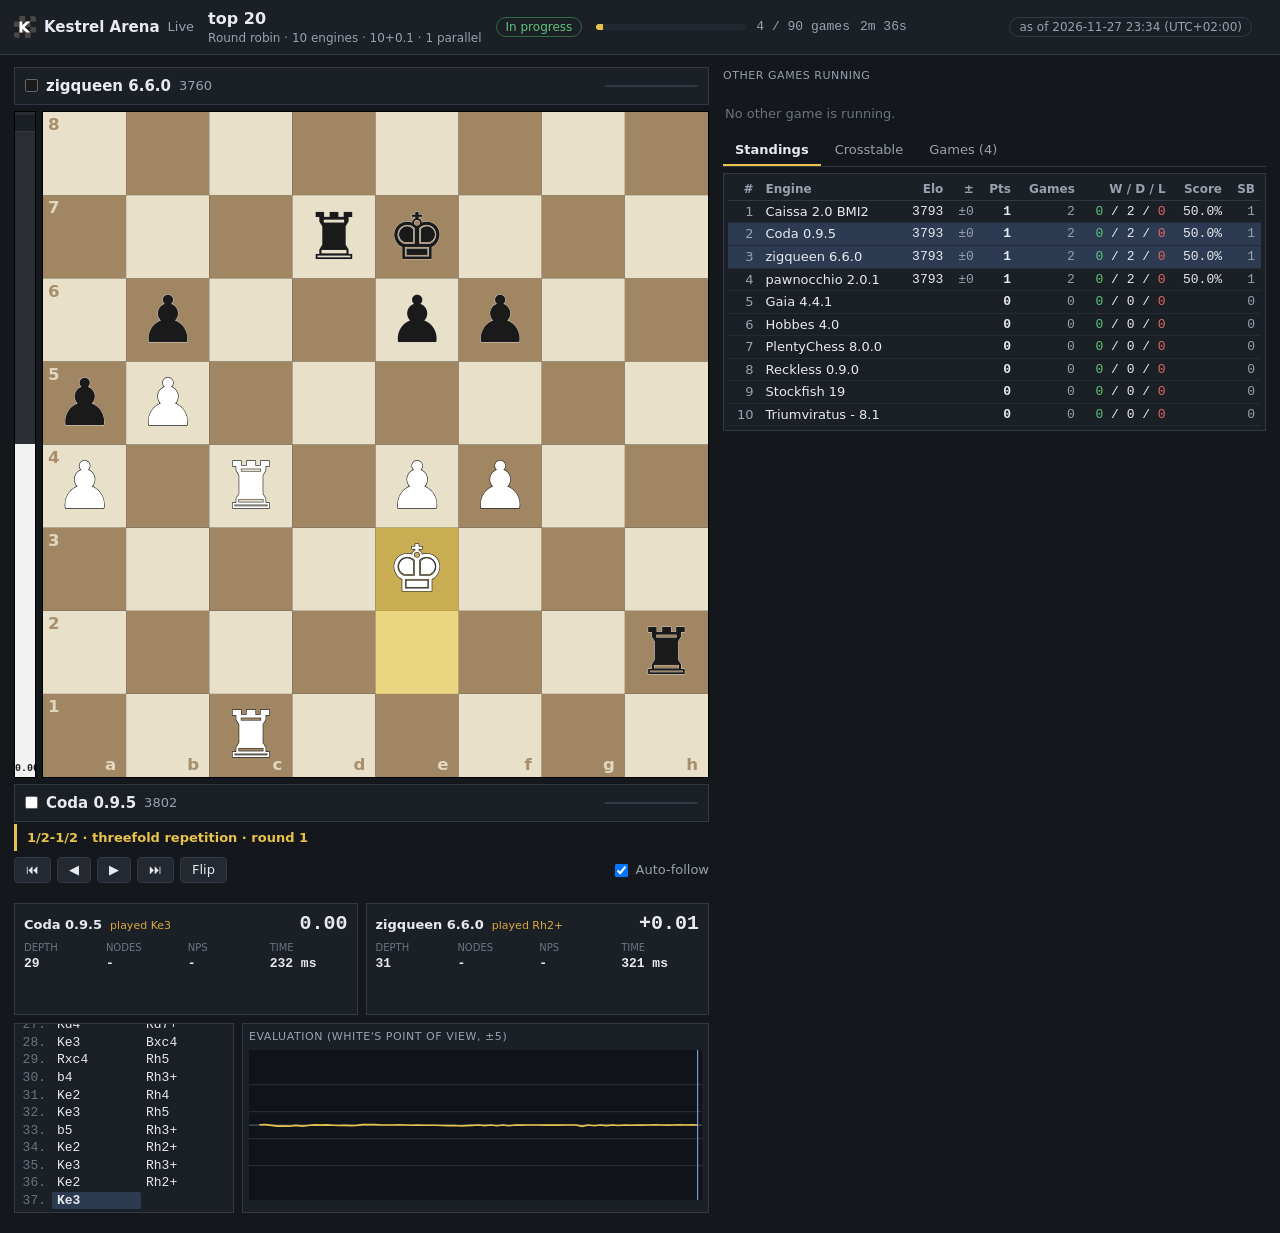
<file: docs/live/index.html>
<!doctype html>
<html lang="en">
<head>
<meta charset="utf-8">
<meta name="viewport" content="width=device-width, initial-scale=1">
<title>Kestrel Live - engine tournaments</title>
<meta name="description" content="Watch chess engine tournaments played with the Kestrel Arena: board, evaluation, standings, crosstable, bracket and game replay. View-only: the owner publishes a tournament here, the page updates in steps.">
<meta property="og:type" content="website">
<meta property="og:site_name" content="Kestrel chess engine">
<meta property="og:title" content="Kestrel Live - engine tournaments">
<meta property="og:description" content="Watch chess engine tournaments played with the Kestrel Arena: board, evaluation, standings, crosstable, bracket and game replay. View-only: the owner publishes a tournament here, the page updates in steps.">
<meta property="og:url" content="https://alon-berg.github.io/Kestrel-chess-engine/live/">
<meta name="twitter:card" content="summary">
<meta name="twitter:title" content="Kestrel Live - engine tournaments">
<meta name="twitter:description" content="Watch chess engine tournaments played with the Kestrel Arena: board, evaluation, standings, crosstable, bracket and game replay. View-only: the owner publishes a tournament here, the page updates in steps.">
<meta name="arena-token" content="">
<link rel="icon" href="assets/icon.svg" type="image/svg+xml">
<link rel="stylesheet" href="live.css">
</head>
<body>
<div id="live"></div>
<script>window.LIVE_DEFAULT={"src": "data/current.json", "refresh": 30, "home": "../"};</script>
<script src="js/live_util.js"></script>
<script src="js/board.js"></script>
<script src="js/elo.js"></script>
<script src="js/live.js"></script>
</body>
</html>
</file>
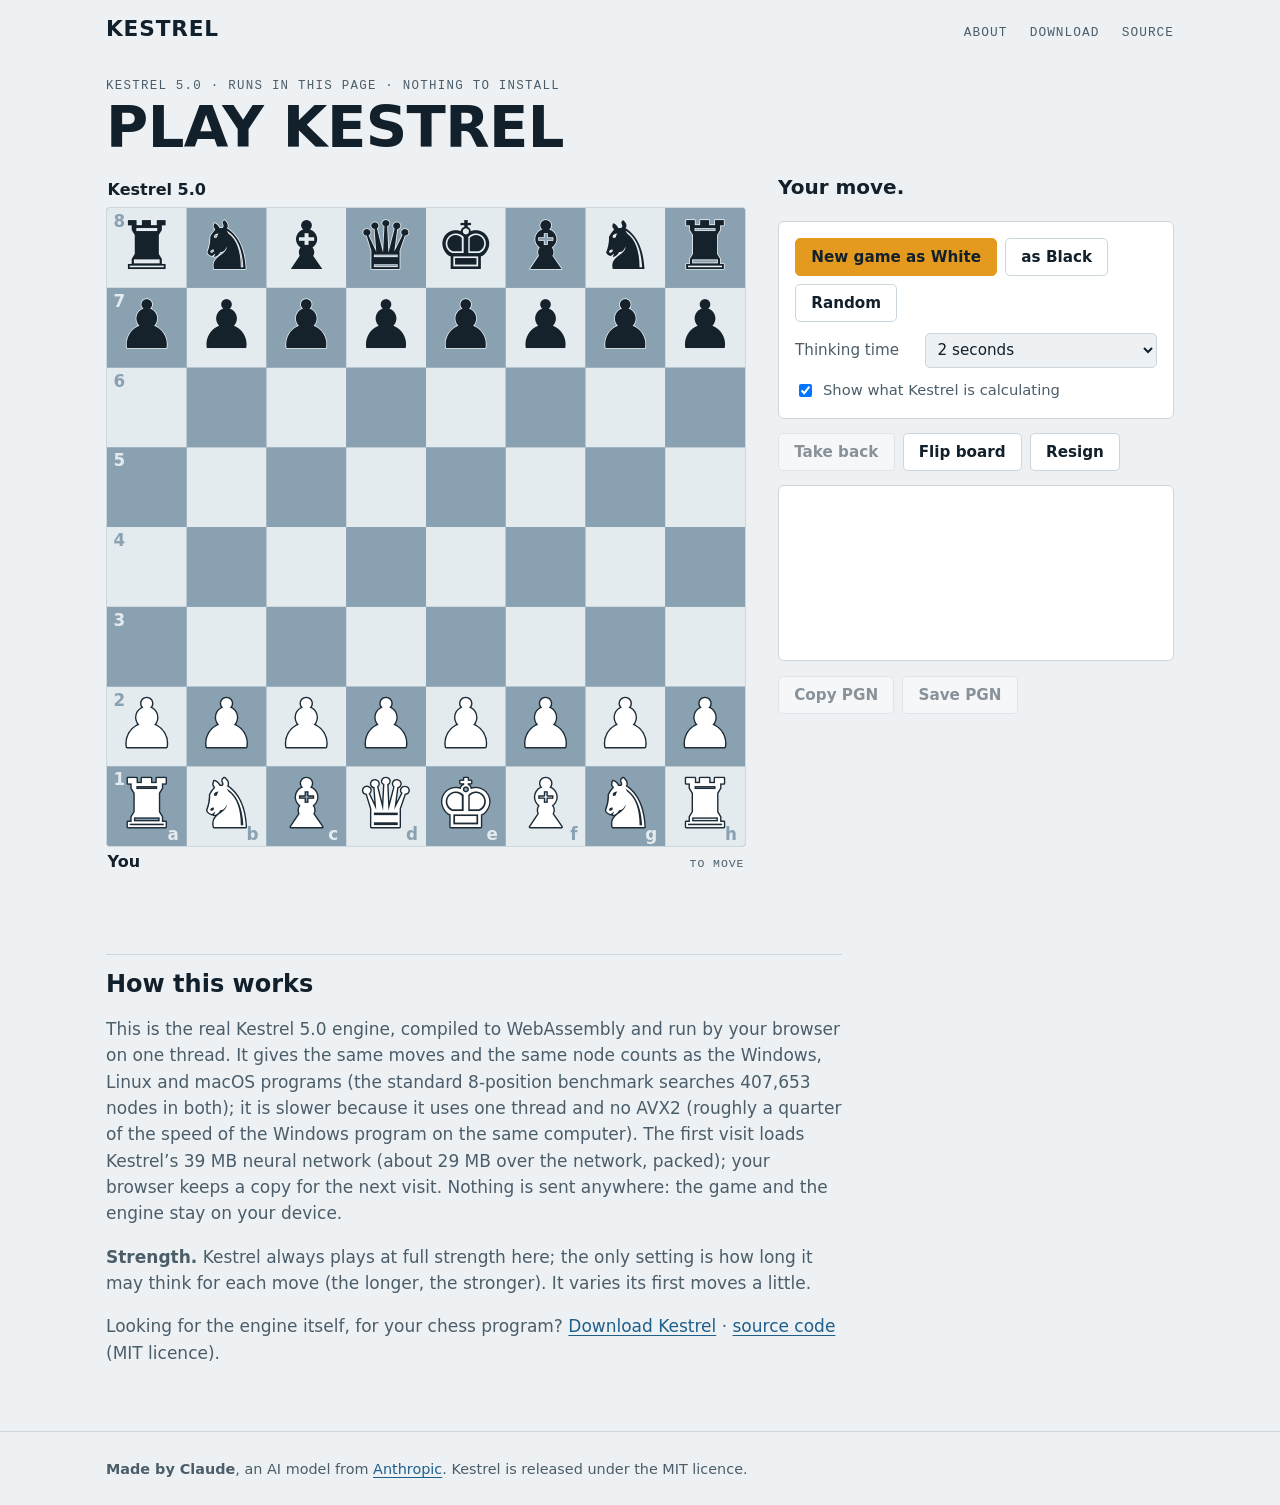
<file: docs/play/index.html>
<!doctype html>
<html lang="en">
<head>
<meta charset="utf-8">
<meta name="viewport" content="width=device-width, initial-scale=1, viewport-fit=cover">
<title>Play Kestrel in your browser</title>
<meta name="description" content="Play a game of chess against the Kestrel engine right here: nothing to download or install. Kestrel 5.0 runs inside the page as WebAssembly.">
<meta property="og:type" content="website">
<meta property="og:site_name" content="Kestrel chess engine">
<meta property="og:title" content="Play Kestrel in your browser">
<meta property="og:description" content="Play a game of chess against the Kestrel engine right here: nothing to download or install. Kestrel 5.0 runs inside the page as WebAssembly.">
<meta property="og:url" content="https://alon-berg.github.io/Kestrel-chess-engine/play/">
<meta name="twitter:card" content="summary">
<meta name="twitter:title" content="Play Kestrel in your browser">
<meta name="twitter:description" content="Play a game of chess against the Kestrel engine right here: nothing to download or install. Kestrel 5.0 runs inside the page as WebAssembly.">
<link rel="stylesheet" href="play.css">
</head>
<body>
<div class="wrap">
<header class="top">
  <a class="mark" href="../">Kestrel</a>
  <nav aria-label="Pages"><a href="../">About</a><a href="../#download">Download</a><a href="https://github.com/Alon-Berg/Kestrel-chess-engine">Source</a></nav>
</header>

<main>
  <p class="eyebrow">Kestrel 5.0 &middot; runs in this page &middot; nothing to install</p>
  <h1>Play Kestrel</h1>

  <div class="game">
    <section class="boardcol" aria-label="Game">
      <div class="player" id="topname"><span class="who">Kestrel 5.0</span><span class="tag" id="toptag"></span></div>
      <div class="boardwrap">
        <div id="board"></div>
        <div id="promo" class="promo" hidden></div>
      </div>
      <div class="player" id="bottomname"><span class="who">You</span><span class="tag" id="bottomtag"></span></div>
      <div id="think" class="think" aria-hidden="true"></div>
    </section>

    <aside class="side" aria-label="Controls">
      <div id="status" class="status" role="status" aria-live="polite">Your move.</div>
      <div id="loadbox" class="loadbox">
        <div id="loadtext">Loading Kestrel&hellip;</div>
        <div id="meter" class="meter"><div id="bar"></div></div>
      </div>

      <div class="panel">
        <div class="row">
          <button type="button" class="btn main" data-side="w">New game as White</button>
          <button type="button" class="btn" data-side="b">as Black</button>
          <button type="button" class="btn" data-side="r">Random</button>
        </div>
        <label class="field"><span>Thinking time</span><select id="time"></select></label>
        <label class="check"><input type="checkbox" id="showthink" checked> Show what Kestrel is calculating</label>
      </div>

      <div class="row">
        <button type="button" class="btn" id="undo" disabled>Take back</button>
        <button type="button" class="btn" id="flip">Flip board</button>
        <button type="button" class="btn" id="resign">Resign</button>
      </div>

      <ol id="moves" class="moves" aria-label="Moves"></ol>

      <div class="row">
        <button type="button" class="btn" id="pgn" disabled>Copy PGN</button>
        <button type="button" class="btn" id="pgnfile" disabled>Save PGN</button>
      </div>
    </aside>
  </div>

  <section class="about">
    <h2>How this works</h2>
    <p>This is the real Kestrel 5.0 engine, compiled to WebAssembly and run by your browser on one thread. It gives the same moves and the same node counts as the Windows, Linux and macOS programs (the standard 8-position benchmark searches 407,653 nodes in both); it is slower because it uses one thread and no AVX2 (roughly a quarter of the speed of the Windows program on the same computer)<span id="simd"></span>.
      The first visit loads Kestrel&rsquo;s 39 MB neural network (about 29 MB over the network, packed); your browser keeps a copy for the next visit. Nothing is sent anywhere: the game and the engine stay on your device.</p>
    <p><strong>Strength.</strong> Kestrel always plays at full strength here; the only setting is how long it may think for each move (the longer, the stronger). It varies its first moves a little.</p>
    <p>Looking for the engine itself, for your chess program? <a href="../#download">Download Kestrel</a> &middot; <a href="https://github.com/Alon-Berg/Kestrel-chess-engine">source code</a> (MIT licence).</p>
  </section>
</main>
</div>

<footer>
  <div class="wrap">
    <p><strong>Made by Claude</strong>, an AI model from <a href="https://www.anthropic.com/claude">Anthropic</a>. Kestrel is released under the MIT licence.</p>
  </div>
</footer>
<script type="module" src="play.js"></script>
</body>
</html>
</file>
<file: docs/live/live.css>
/* Kestrel Arena - Live page: a dark broadcast look (TCEC / CCC style). Self-contained: it does not use app.css. */
:root {
  --bg: #14171c; --panel: #1b1f26; --panel2: #232831; --line: #323945; --text: #e7eaef; --dim: #98a1ae; --faint: #6b7480; --accent: #e8c34a;
  --good: #5cc47b; --bad: #e2675f; --warn: #d9a93f; --sel: #2c3a52; --hover: #262c37;
  --sq-l: #e9e0c9; --sq-d: #a08662; --sq-last: rgba(236, 206, 70, .55); --sq-check: rgba(224, 62, 62, .65);
  --mono: Consolas, "Courier New", monospace; --font: "Segoe UI", system-ui, Arial, sans-serif;
}
* { box-sizing: border-box; }
html, body { margin: 0; background: var(--bg); color: var(--text); font: 13px/1.35 var(--font); }
a { color: #8ab4f8; }
.mono { font-family: var(--mono); } .dim { color: var(--dim); } .good { color: var(--good); } .bad { color: var(--bad); } .warn { color: var(--warn); } .b { font-weight: 700; } .hidden { display: none !important; } .small { font-size: 11px; }
.r { text-align: right; } .c { text-align: center; } .l { text-align: left; } .sp { flex: 1; }

/* top bar */
.top { display: flex; align-items: center; gap: 14px; padding: 8px 14px; background: var(--panel); border-bottom: 1px solid var(--line); flex-wrap: wrap; }
.brand { display: flex; align-items: center; gap: 8px; } a.brand { color: inherit; text-decoration: none; } .brand b { font-size: 15px; } .brand img { display: block; border-radius: 3px; }
.ttl { display: flex; flex-direction: column; min-width: 0; } .tname { font-size: 16px; } .tsub { font-size: 12px; }
.chip:empty { display: none; } .chip { padding: 1px 9px; border: 1px solid var(--line); border-radius: 10px; font-size: 12px; color: var(--dim); white-space: nowrap; }
.chip.good { color: var(--good); border-color: #2f6a43; } .chip.bad { color: var(--bad); border-color: #7a3631; } .chip.warn { color: var(--warn); border-color: #7a6023; } .chip.acc { color: var(--accent); border-color: #7a6a2a; }
.pg { display: flex; align-items: center; gap: 10px; min-width: 260px; } .prog { width: 150px; height: 6px; background: var(--panel2); border-radius: 3px; overflow: hidden; } .prog i { display: block; height: 100%; width: 0; background: var(--accent); }
.ctl { display: flex; gap: 8px; }
.btn { background: var(--panel2); color: var(--text); border: 1px solid var(--line); border-radius: 4px; padding: 3px 11px; cursor: pointer; font: inherit; text-decoration: none; display: inline-block; }
.btn:hover { background: var(--hover); border-color: #4a5464; } .btn.sm { padding: 0 8px; font-size: 12px; }
.chk { display: inline-flex; align-items: center; gap: 5px; cursor: pointer; color: var(--dim); }
.inp { background: var(--panel2); border: 1px solid var(--line); color: var(--text); padding: 3px 8px; border-radius: 4px; font: inherit; width: 100%; margin: 0 0 6px; }
.share { padding: 9px 14px; background: #1f2530; border-bottom: 1px solid var(--line); } .share .urls { margin: 6px 0 0; display: flex; flex-direction: column; gap: 4px; }

/* layout */
/* the board column is as wide as the board may be for the window to fit it (and its names, clocks and buttons) without scrolling; wide windows put the engine panels, the move list and the graph in a column of their own */
.grid { display: grid; gap: 12px 14px; padding: 12px 14px 20px; align-items: start; grid-template-columns: minmax(330px, min(calc(100vh - 205px), calc(100vw - 560px))) minmax(0, 1fr); grid-template-areas: "a c" "b c"; }
.bcol { grid-area: a; } .icol { grid-area: b; } .side { grid-area: c; }
.bcol, .icol, .side { min-width: 0; }
.side { display: flex; flex-direction: column; }
@media (min-width: 1450px) { .grid { grid-template-columns: minmax(330px, min(calc(100vh - 205px), calc(100vw - 900px))) minmax(340px, 400px) minmax(0, 1fr); grid-template-areas: "a b c"; } .panels { grid-template-columns: 1fr; } .below { grid-template-columns: 1fr; } .moves { height: 230px; } }
.cap { color: var(--dim); font-size: 11px; text-transform: uppercase; letter-spacing: .05em; margin: 2px 0 5px; }
.hint { color: var(--faint); padding: 8px 2px; }
@media (max-width: 1050px) { .grid { grid-template-columns: minmax(0, 1fr); grid-template-areas: "a" "b" "c"; } .bcol { max-width: 640px; } }

/* players, board, eval bar */
.pl { display: flex; align-items: center; gap: 8px; padding: 5px 10px; background: var(--panel); border: 1px solid var(--line); min-height: 38px; }
.pl .sw { width: 13px; height: 13px; border: 1px solid #666; border-radius: 2px; flex: none; } .pl .sw.w { background: #fff; } .pl .sw.b { background: #1a1a1a; }
.pl .pn { font-weight: 700; font-size: 15px; overflow: hidden; text-overflow: ellipsis; white-space: nowrap; } .pl .pe { color: var(--dim); } .pl .ptag { color: var(--warn); font-size: 12px; }
.pl .pc { font-size: 22px; font-weight: 700; background: #0e1014; border: 1px solid var(--line); padding: 0 10px; min-width: 94px; text-align: right; border-radius: 3px; }
.pl.turn { border-color: var(--accent); } .pl.turn .pc { background: #f1f1f1; color: #111; border-color: #f1f1f1; }
.bw { display: flex; gap: 6px; padding: 6px 0; }
.bw .board-wrap { flex: 1; min-width: 0; display: block; }
.board { display: block; width: 100%; height: auto; border: 1px solid #000; }
.board .sq-l { fill: var(--sq-l); } .board .sq-d { fill: var(--sq-d); }
.board .hl-last { fill: var(--sq-last); } .board .hl-check { fill: var(--sq-check); }
.board .coord { pointer-events: none; opacity: .9; } .board .coord.on-l { fill: var(--sq-d); } .board .coord.on-d { fill: var(--sq-l); }
.board .piece { pointer-events: none; font-family: "Segoe UI Symbol", "DejaVu Sans", "Noto Sans Symbols 2", "Apple Symbols", sans-serif; text-anchor: middle; paint-order: stroke fill; stroke-linejoin: round; }
.board .piece.w { fill: #fff; stroke: #222; stroke-width: 1.5px; } .board .piece.b { fill: #1a1a1a; stroke: #e6e6e6; stroke-width: .9px; }
.evbar { width: 22px; flex: none; background: #2a2d33; border: 1px solid #000; position: relative; overflow: hidden; }
.evbar .w { position: absolute; left: 0; right: 0; bottom: 0; height: 50%; background: #f2f2f2; transition: height .3s; } .evbar.flip .w { top: 0; bottom: auto; }
.evbar .t { position: absolute; left: 0; right: 0; font: 700 10px var(--mono); text-align: center; line-height: 1; } .evbar .t.top { top: 3px; color: #eee; } .evbar .t.bot { bottom: 3px; color: #222; }
.evbar.flip .t.top { color: #222; } .evbar.flip .t.bot { color: #eee; }
.msg { padding: 5px 10px; color: var(--dim); border-left: 3px solid var(--line); margin: 2px 0 6px; } .msg.over { color: var(--accent); border-color: var(--accent); font-weight: 700; }
.nav { display: flex; gap: 6px; align-items: center; margin-bottom: 8px; flex-wrap: wrap; } .nav .chk { margin-left: auto; }

/* engine panels */
.panels { display: grid; grid-template-columns: 1fr 1fr; gap: 8px; }
.eng { background: var(--panel); border: 1px solid var(--line); padding: 6px 9px; min-width: 0; } .eng.on { border-color: var(--accent); }
.eh { display: flex; align-items: baseline; gap: 8px; } .eh .en { overflow: hidden; text-overflow: ellipsis; white-space: nowrap; } .eh .tag { color: var(--warn); font-size: 11px; white-space: nowrap; } .eh .ev { font-size: 20px; font-weight: 700; }
.kv { display: grid; grid-template-columns: repeat(4, 1fr); gap: 4px; margin: 4px 0; } .kv small { display: block; color: var(--faint); font-size: 10px; text-transform: uppercase; } .kv b { font-size: 13px; }
.pv { color: var(--dim); font-size: 12px; min-height: 2.6em; max-height: 4.2em; overflow: hidden; word-break: break-word; }
.below { display: grid; grid-template-columns: minmax(150px, 220px) 1fr; gap: 8px; margin-top: 8px; }
.moves { background: var(--panel); border: 1px solid var(--line); height: 190px; overflow: auto; display: grid; grid-template-columns: 34px 1fr 1fr; align-content: start; font-family: var(--mono); font-size: 13px; padding: 3px; position: relative; }
.moves .no { color: var(--faint); text-align: right; padding-right: 6px; } .moves .m { padding: 0 5px; cursor: pointer; border-radius: 2px; } .moves .m:hover { background: var(--hover); } .moves .m.cur { background: var(--sel); font-weight: 700; } .moves .m.bk { color: var(--faint); } .moves .m.none { cursor: default; }
.graph { background: var(--panel); border: 1px solid var(--line); padding: 4px 6px; min-width: 0; } .gsvg { width: 100%; height: 150px; display: block; cursor: crosshair; }
.gbg { fill: #101318; } .gl { stroke: #262c36; stroke-width: 1; } .g0 { stroke: #4a5464; stroke-width: 1; } .garea { fill: rgba(232, 195, 74, .2); } .gline { fill: none; stroke: var(--accent); stroke-width: 1.6; vector-effect: non-scaling-stroke; } .gcur { stroke: #8ab4f8; stroke-width: 1; vector-effect: non-scaling-stroke; }

/* right column */
.minis { display: grid; grid-template-columns: repeat(auto-fill, minmax(150px, 1fr)); gap: 8px; margin-bottom: 8px; }
.mini { background: var(--panel); border: 1px solid var(--line); padding: 4px; cursor: pointer; } .mini:hover { border-color: var(--accent); }
.mini .mh { display: flex; gap: 6px; font-size: 11px; margin-bottom: 3px; } .mini .mn { flex: 1; overflow: hidden; text-overflow: ellipsis; white-space: nowrap; } .mini .me { color: var(--accent); }
.mini .board-wrap { display: block; } .mini .mf { display: flex; justify-content: space-between; font-size: 11px; margin-top: 3px; color: var(--dim); }
.tabs { display: flex; gap: 2px; border-bottom: 1px solid var(--line); margin: 6px 0; } .tb { background: none; border: 0; border-bottom: 2px solid transparent; color: var(--dim); padding: 5px 12px; cursor: pointer; font: inherit; } .tb:hover { color: var(--text); } .tb.on { color: var(--text); border-color: var(--accent); font-weight: 600; }
.sidebody { overflow: auto; max-height: calc(100vh - 330px); min-height: 220px; background: var(--panel); border: 1px solid var(--line); padding: 4px; }
.tbl { border-collapse: collapse; width: 100%; } .tbl th { text-align: left; color: var(--dim); font-weight: 600; font-size: 12px; padding: 3px 6px; border-bottom: 1px solid var(--line); position: sticky; top: -4px; background: var(--panel); z-index: 1; }
.tbl th.r { text-align: right; } .tbl th.c { text-align: center; } .tbl td { padding: 2px 6px; border-bottom: 1px solid #252a33; white-space: nowrap; } .tbl td.nm { max-width: 210px; overflow: hidden; text-overflow: ellipsis; }
.tbl tr:hover td { background: var(--hover); } .tbl tr.play td:nth-child(2) { color: var(--accent); } .tbl tr.feat td { background: var(--sel); } .tbl tr.clk { cursor: pointer; }
.xt td, .xt th { text-align: center; min-width: 32px; padding: 1px 3px; font-size: 12px; } .xt th.l { text-align: left; } .xt td.s1 { background: #2c4a37; font-weight: 600; } .xt td.s0 { background: #4a2b29; } .xt td.sh { background: #3a3d44; } .xt td.self { background: #101318; }
.help { color: var(--dim); font-size: 12px; padding: 2px 2px 8px; }

/* bracket (the same drawing as the Tournament tab) */
.bracket { display: flex; gap: 12px; overflow: auto; padding-bottom: 4px; } .bracket .rnd { display: flex; flex-direction: column; justify-content: space-around; gap: 8px; min-width: 160px; }
.bracket .match { background: var(--panel2); border: 1px solid #4a5464; } .bracket .match.clk { cursor: pointer; } .bracket .match div { display: flex; justify-content: space-between; gap: 8px; padding: 2px 6px; } .bracket .match div.win { font-weight: 700; background: #2e3644; } .bracket .match div + div { border-top: 1px solid var(--line); }
.bracket .nm { overflow: hidden; text-overflow: ellipsis; max-width: 120px; white-space: nowrap; }
.brk { position: relative; direction: ltr; } .brk svg { position: absolute; left: 0; top: 0; pointer-events: none; }
.brk .mb { position: absolute; box-sizing: border-box; width: 176px; background: var(--panel2); border: 1px solid #4a5464; font-size: 12px; } .brk .mb.live { border-color: var(--accent); box-shadow: 0 0 0 1px var(--accent); } .brk .mb.champ { border: 2px solid var(--accent); }
.brk .mb .r { display: flex; justify-content: space-between; gap: 6px; padding: 0 5px; height: 20px; line-height: 19px; white-space: nowrap; text-align: left; } .brk .mb .r + .r { border-top: 1px solid var(--line); }
.brk .mb .r.win { font-weight: 700; background: #2e3644; } .brk .mb .r .nm { overflow: hidden; text-overflow: ellipsis; } .brk .mb .ph { color: var(--dim); font-style: italic; font-weight: 400; }
.brk .mb.bye { background: transparent; border: 1px dashed #5a6372; } .brk .mb .bye-tag { position: absolute; right: 5px; top: 0; line-height: 19px; font-size: 11px; color: var(--dim); }
.brk .mb .no { position: absolute; left: 0; top: -12px; font-size: 10px; line-height: 10px; color: var(--dim); } .brk .mb.clk { cursor: pointer; } .brk .mb.clk:hover { background: var(--hover); }
.brk .mb .ls { margin-left: auto; flex: none; font-size: 11px; font-weight: 400; color: var(--dim); } .brk .mb .ls.last { color: var(--accent); font-weight: 700; }
.brk .bt { position: absolute; font-weight: 700; font-size: 13px; white-space: nowrap; } .brk .ch { position: absolute; font-size: 11px; color: var(--dim); }
</file>
<file: docs/play/play.css>
/* Play page of the Kestrel site: same colours and type as ../index.html */
:root{
  --bg:#edf1f4; --surface:#ffffff; --ink:#12202b; --muted:#4b5d69; --line:#ccd6dd; --soft:#dde5ea;
  --accent:#e39a1e; --accent-ink:#12202b; --link:#1f5f8b; --bad:#a3261d;
  --sq-l:#e4ebef; --sq-d:#8aa1b1; --pc-w:#ffffff; --pc-w-line:#1b2a35; --pc-b:#16222b; --pc-b-line:#e9eff3;
  --hl-last:rgba(227,154,30,.42); --hl-sel:rgba(227,154,30,.62); --hl-check:rgba(190,40,30,.62); --mark:rgba(18,32,43,.26);
  --display:"Bahnschrift","Segoe UI Variable Display","DIN Alternate","Avenir Next Condensed","Arial Narrow",system-ui,sans-serif;
  --body:system-ui,"Segoe UI",Roboto,"Helvetica Neue",Arial,sans-serif;
  --mono:ui-monospace,"Cascadia Mono","SF Mono",Consolas,"Liberation Mono",monospace;
  --glyphs:"Segoe UI Symbol","Noto Sans Symbols 2","Apple Symbols","DejaVu Sans","Arial Unicode MS",sans-serif;
  color-scheme:light;
}
@media (prefers-color-scheme:dark){:root{
  --bg:#0d171f; --surface:#14232d; --ink:#e7eef3; --muted:#97a9b5; --line:#27404e; --soft:#1b2e3a; --accent:#f2a93b; --accent-ink:#0d171f; --link:#7db8e2; --bad:#ff8a80;
  --sq-l:#9db2c0; --sq-d:#496577; --mark:rgba(9,18,25,.34); color-scheme:dark;
}}
*{box-sizing:border-box}
html{-webkit-text-size-adjust:100%}
body{margin:0;background:var(--bg);color:var(--ink);font:17px/1.55 var(--body)}
a{color:var(--link);text-underline-offset:3px}
a:focus-visible,button:focus-visible,select:focus-visible,input:focus-visible{outline:3px solid var(--accent);outline-offset:2px}
.wrap{max-width:1100px;margin:0 auto;padding-left:max(16px,env(safe-area-inset-left,0px));padding-right:max(16px,env(safe-area-inset-right,0px))}
header.top{display:flex;flex-wrap:wrap;gap:.5rem 2rem;align-items:baseline;justify-content:space-between;padding-block:1.1rem}
.mark{font:700 1.35rem/1 var(--display);letter-spacing:.04em;text-transform:uppercase;color:var(--ink);text-decoration:none}
nav{display:flex;flex-wrap:wrap;gap:.25rem 1.4rem;font:500 .8rem/1.2 var(--mono);text-transform:uppercase;letter-spacing:.08em}
nav a{color:var(--muted);text-decoration:none;padding-block:.3rem}
nav a:hover{color:var(--ink)}
.eyebrow{font:500 .78rem/1.3 var(--mono);letter-spacing:.1em;text-transform:uppercase;color:var(--muted);margin:1rem 0 .4rem}
h1{font:700 clamp(2.2rem,7vw,3.6rem)/.95 var(--display);letter-spacing:-.01em;margin:0 0 1.2rem;text-transform:uppercase}
h2{font:700 1.5rem/1.15 var(--display);margin:0 0 .6rem}

.game{display:grid;gap:1.4rem;grid-template-columns:minmax(0,1fr);align-items:start;padding-bottom:2rem}
@media (min-width:900px){.game{grid-template-columns:minmax(0,640px) minmax(280px,1fr);gap:2rem}}
.boardcol{min-width:0}
.boardwrap{position:relative;width:100%;aspect-ratio:1;border:1px solid var(--line);border-radius:4px;overflow:hidden;background:var(--sq-d)}
#board,#board svg{display:block;width:100%;height:100%}
#board svg{touch-action:none;-webkit-user-select:none;user-select:none}
.sq-l{fill:var(--sq-l)} .sq-d{fill:var(--sq-d)}
.hl-last{fill:var(--hl-last)} .hl-sel{fill:var(--hl-sel)} .hl-check{fill:var(--hl-check)}
.dot{fill:var(--mark)} .ring{fill:none;stroke:var(--mark);stroke-width:9}
.coord{font:700 21px var(--body);pointer-events:none} .coord.on-l{fill:var(--sq-d)} .coord.on-d{fill:var(--sq-l)}
.piece{font-family:var(--glyphs);font-size:84px;text-anchor:middle;cursor:grab;paint-order:stroke fill;stroke-linejoin:round}
.piece.w{fill:var(--pc-w);stroke:var(--pc-w-line);stroke-width:3.5px}
.piece.b{fill:var(--pc-b);stroke:var(--pc-b-line);stroke-width:2px}
.piece.lifted{opacity:.3}
.piece.float{pointer-events:none;font-size:96px;cursor:grabbing}
.player{display:flex;justify-content:space-between;align-items:baseline;gap:1rem;padding:.35rem .1rem;font:600 1rem/1.3 var(--body)}
.player .tag{font:500 .72rem/1 var(--mono);letter-spacing:.08em;text-transform:uppercase;color:var(--muted)}
.think{min-height:2.7em;margin-top:.5rem;font:.82rem/1.45 var(--mono);color:var(--muted);overflow-wrap:anywhere}

.promo{position:absolute;inset:0;display:flex;align-items:center;justify-content:center;gap:.5rem;flex-wrap:wrap;background:rgba(10,20,28,.55)}
.promo[hidden]{display:none}
.promo-btn{width:22%;aspect-ratio:1;font:76px/1 var(--glyphs);border:2px solid var(--line);border-radius:6px;background:var(--sq-l);cursor:pointer;padding:0}
.promo-btn.w{color:var(--pc-w);-webkit-text-stroke:2px var(--pc-w-line)}
.promo-btn.b{color:var(--pc-b)}
.promo-btn:hover{border-color:var(--accent)}
.promo-cancel{flex-basis:100%;max-width:7rem;margin-top:.3rem;font:600 .9rem var(--body);padding:.45rem .8rem;border-radius:5px;border:1px solid var(--line);background:var(--surface);color:var(--ink);cursor:pointer}

.side{display:grid;gap:.9rem;min-width:0}
.status{font:700 1.25rem/1.25 var(--display);min-height:1.6em}
.status.bad{color:var(--bad)} .status.done{color:var(--ink);border-left:4px solid var(--accent);padding-left:.6rem}
.loadbox{font:.85rem/1.4 var(--mono);color:var(--muted)}
.loadbox.bad{color:var(--bad)}
.loadbox[hidden]{display:none}
.meter{height:8px;margin-top:.4rem;background:var(--soft);border-radius:4px;overflow:hidden}
.meter[hidden]{display:none}
#bar{height:100%;width:0;background:var(--accent);transition:width .15s linear}
.panel{display:grid;gap:.7rem;background:var(--surface);border:1px solid var(--line);border-radius:6px;padding:1rem}
.row{display:flex;flex-wrap:wrap;gap:.5rem}
.btn{display:inline-flex;align-items:center;justify-content:center;padding:.55rem .95rem;border-radius:5px;font:600 .95rem/1.2 var(--body);border:1px solid var(--line);color:var(--ink);background:var(--surface);cursor:pointer}
.btn.main{background:var(--accent);border-color:var(--accent);color:var(--accent-ink)}
.btn:hover:not(:disabled){filter:brightness(.96)}
.btn:disabled{opacity:.45;cursor:default}
.field{display:grid;grid-template-columns:7.5rem minmax(0,1fr);align-items:center;gap:.6rem;font-size:.95rem}
.field span{color:var(--muted)}
select{font:inherit;padding:.4rem .5rem;border:1px solid var(--line);border-radius:5px;background:var(--bg);color:var(--ink);min-width:0}
.check{display:flex;gap:.5rem;align-items:center;font-size:.92rem;color:var(--muted)}
.moves{margin:0;padding:.5rem .7rem;list-style:none;height:11rem;overflow-y:auto;background:var(--surface);border:1px solid var(--line);border-radius:6px;font:.92rem/1.7 var(--mono)}
.moves li{display:flex;gap:.8rem}
.moves .no{color:var(--muted);min-width:2.2rem;text-align:right}
.moves .mv{min-width:4.5rem}
.moves .mv.last{font-weight:700;color:var(--ink);background:var(--hl-last);border-radius:3px;padding:0 .2rem;margin:0 -.2rem}

.about{max-width:46rem;padding:1rem 0 3rem;border-top:1px solid var(--line)}
.about p{color:var(--muted);text-wrap:pretty}
code{font:.9em var(--mono)}
footer{border-top:1px solid var(--line);padding-block:1.4rem;font-size:.9rem;color:var(--muted)}
footer p{margin:.2rem 0}
@media (max-width:520px){.field{grid-template-columns:1fr}.moves{height:8rem}}
</file>
